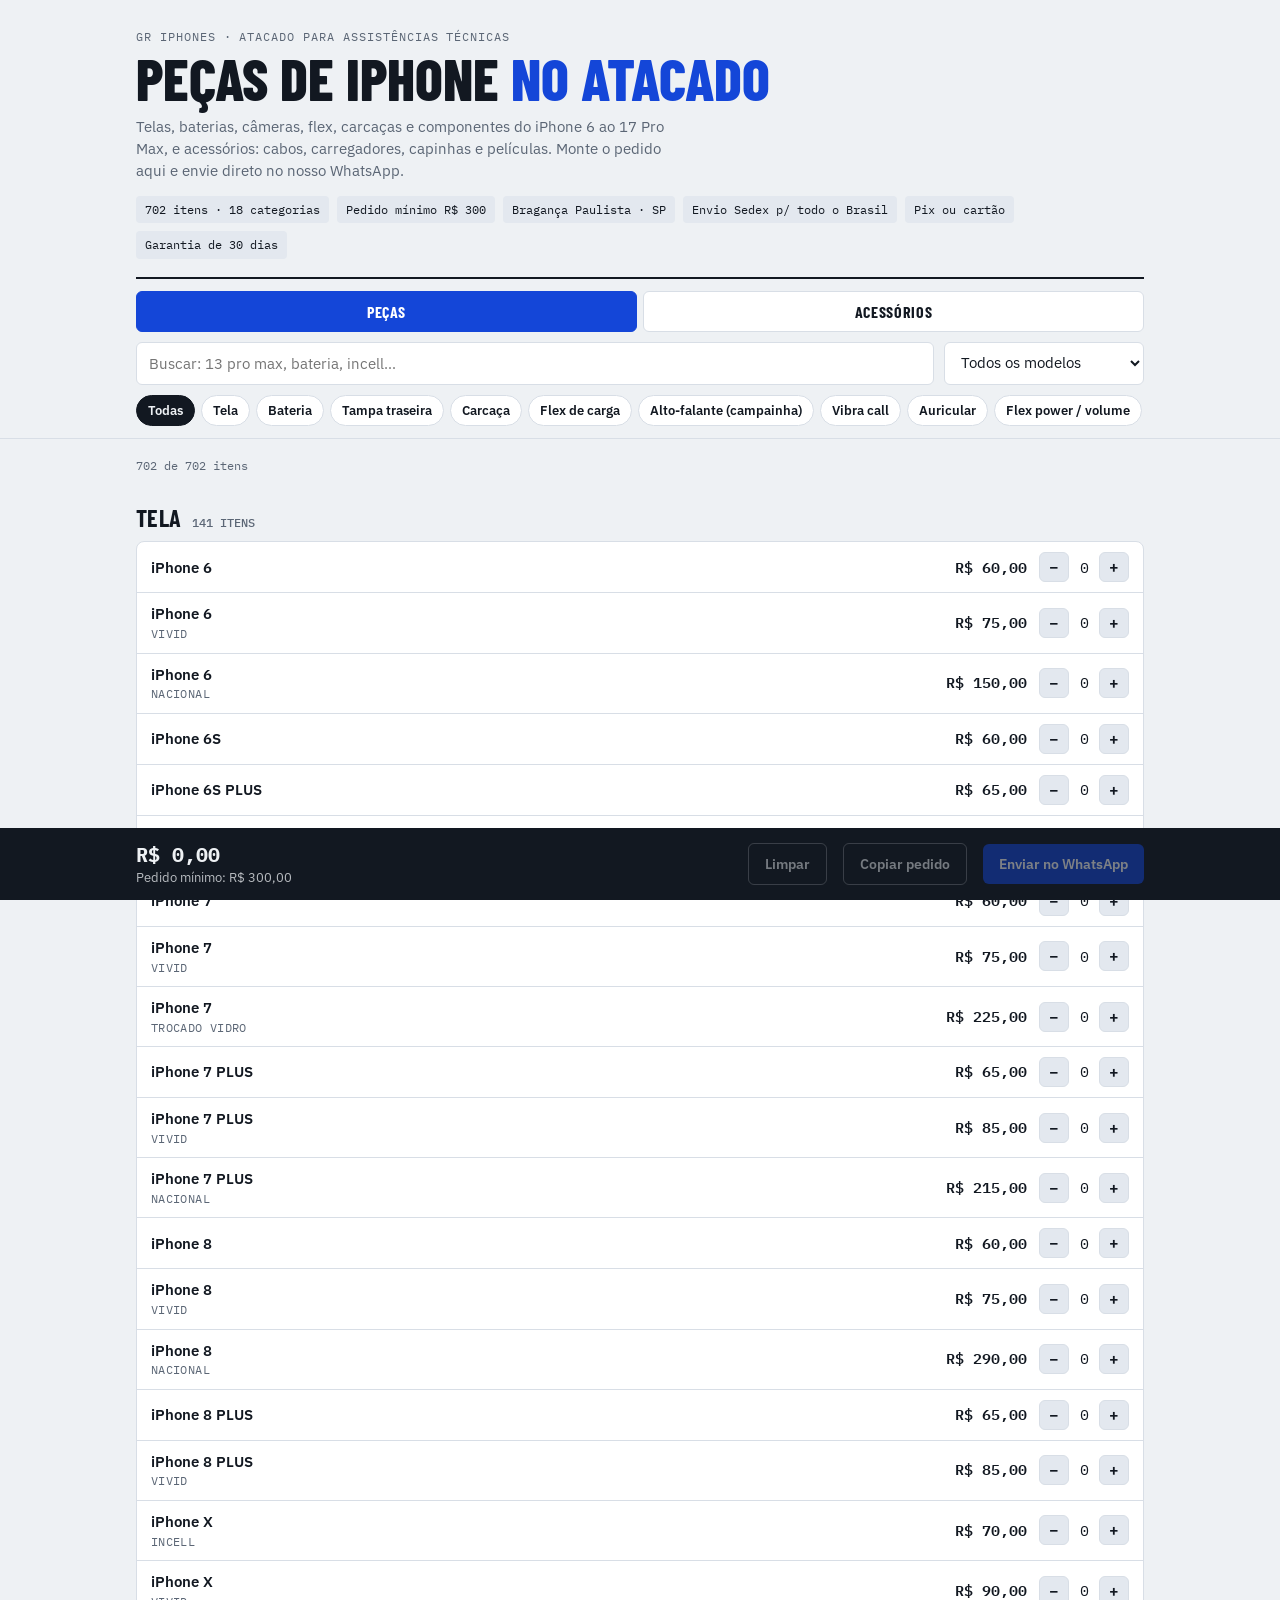
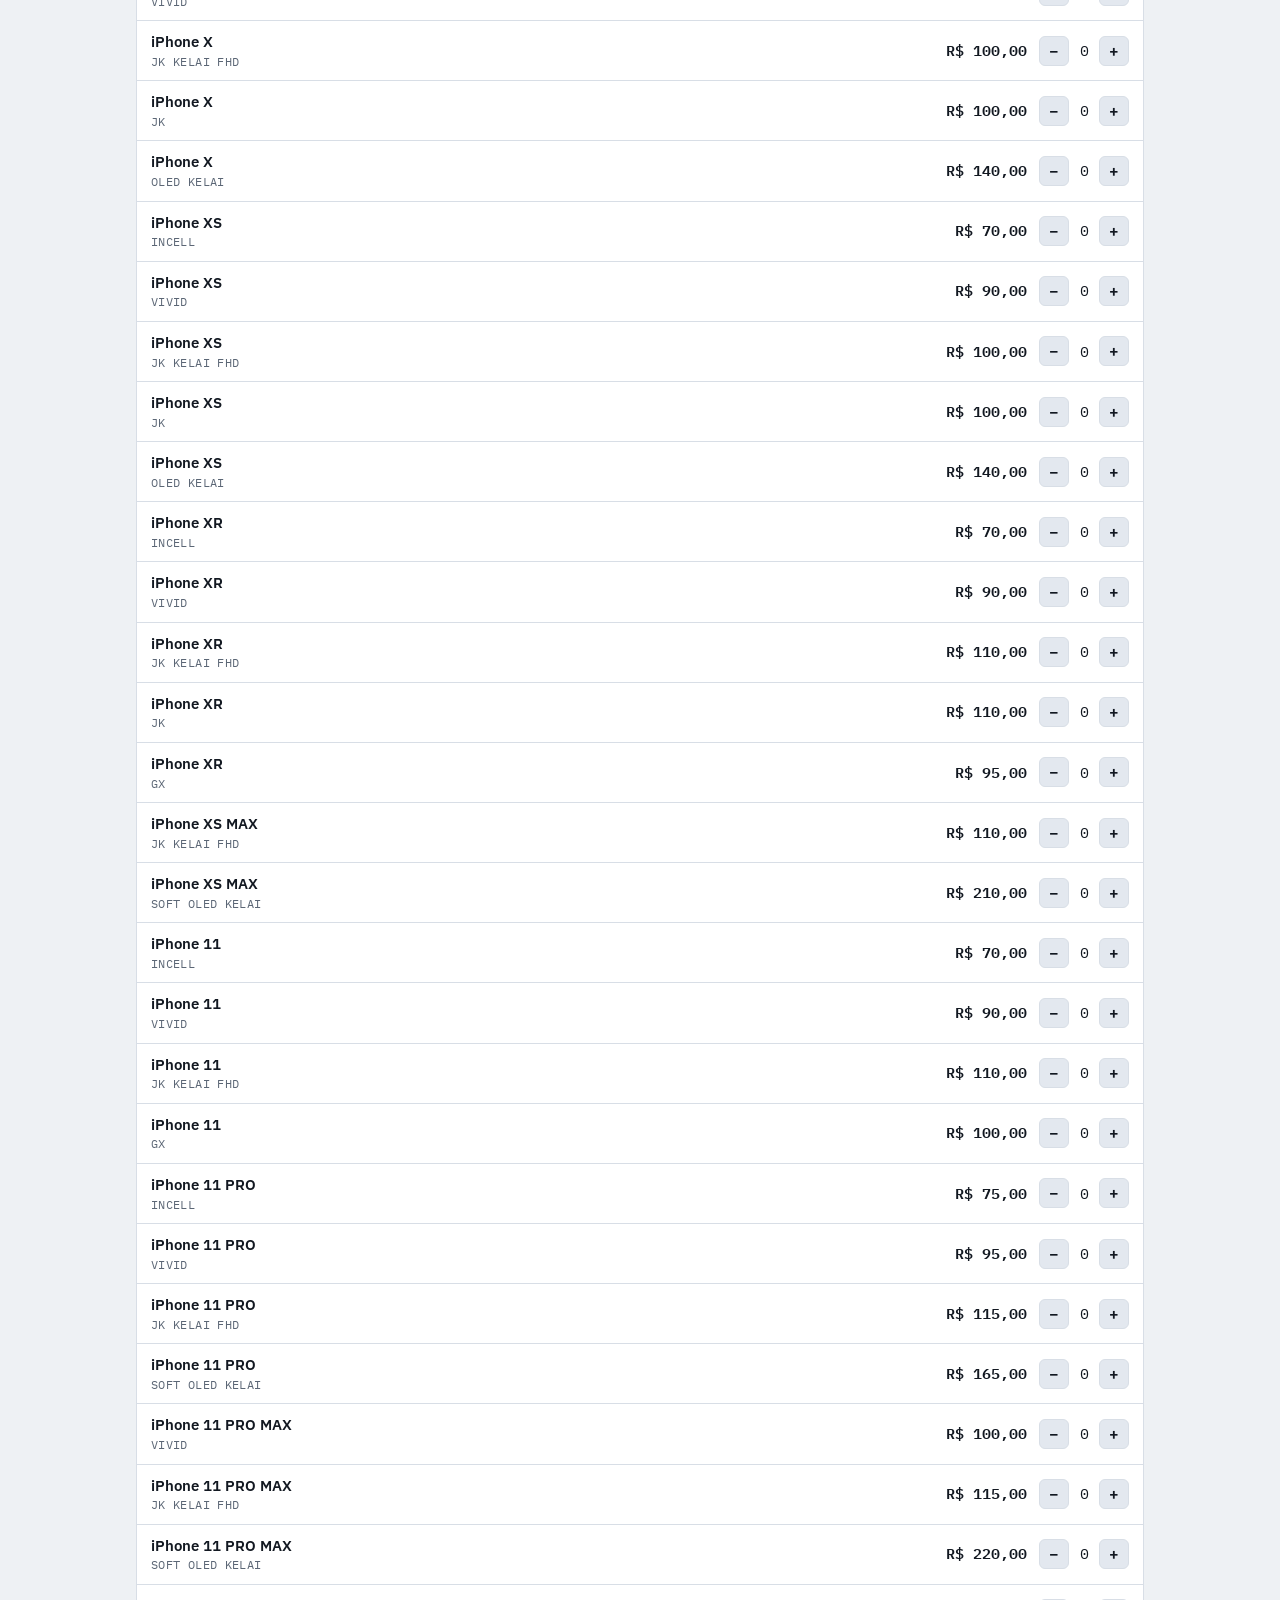
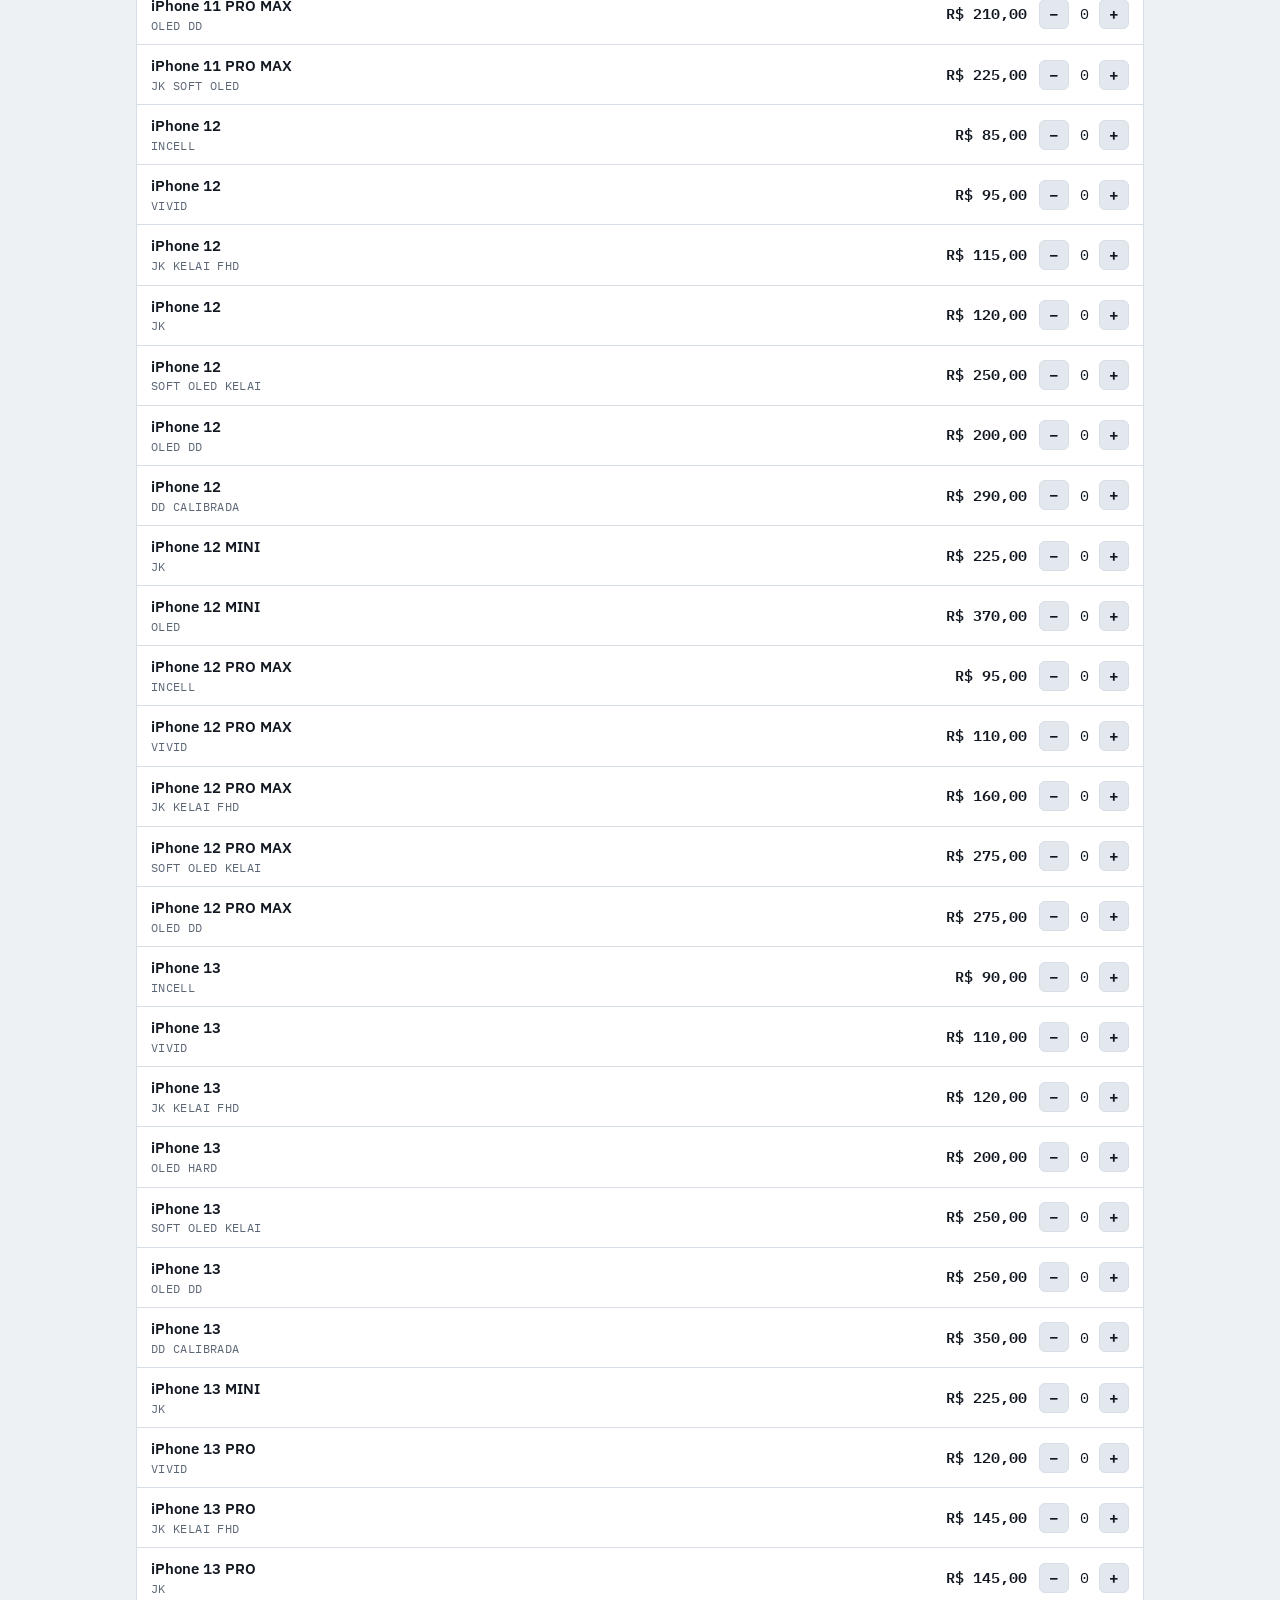
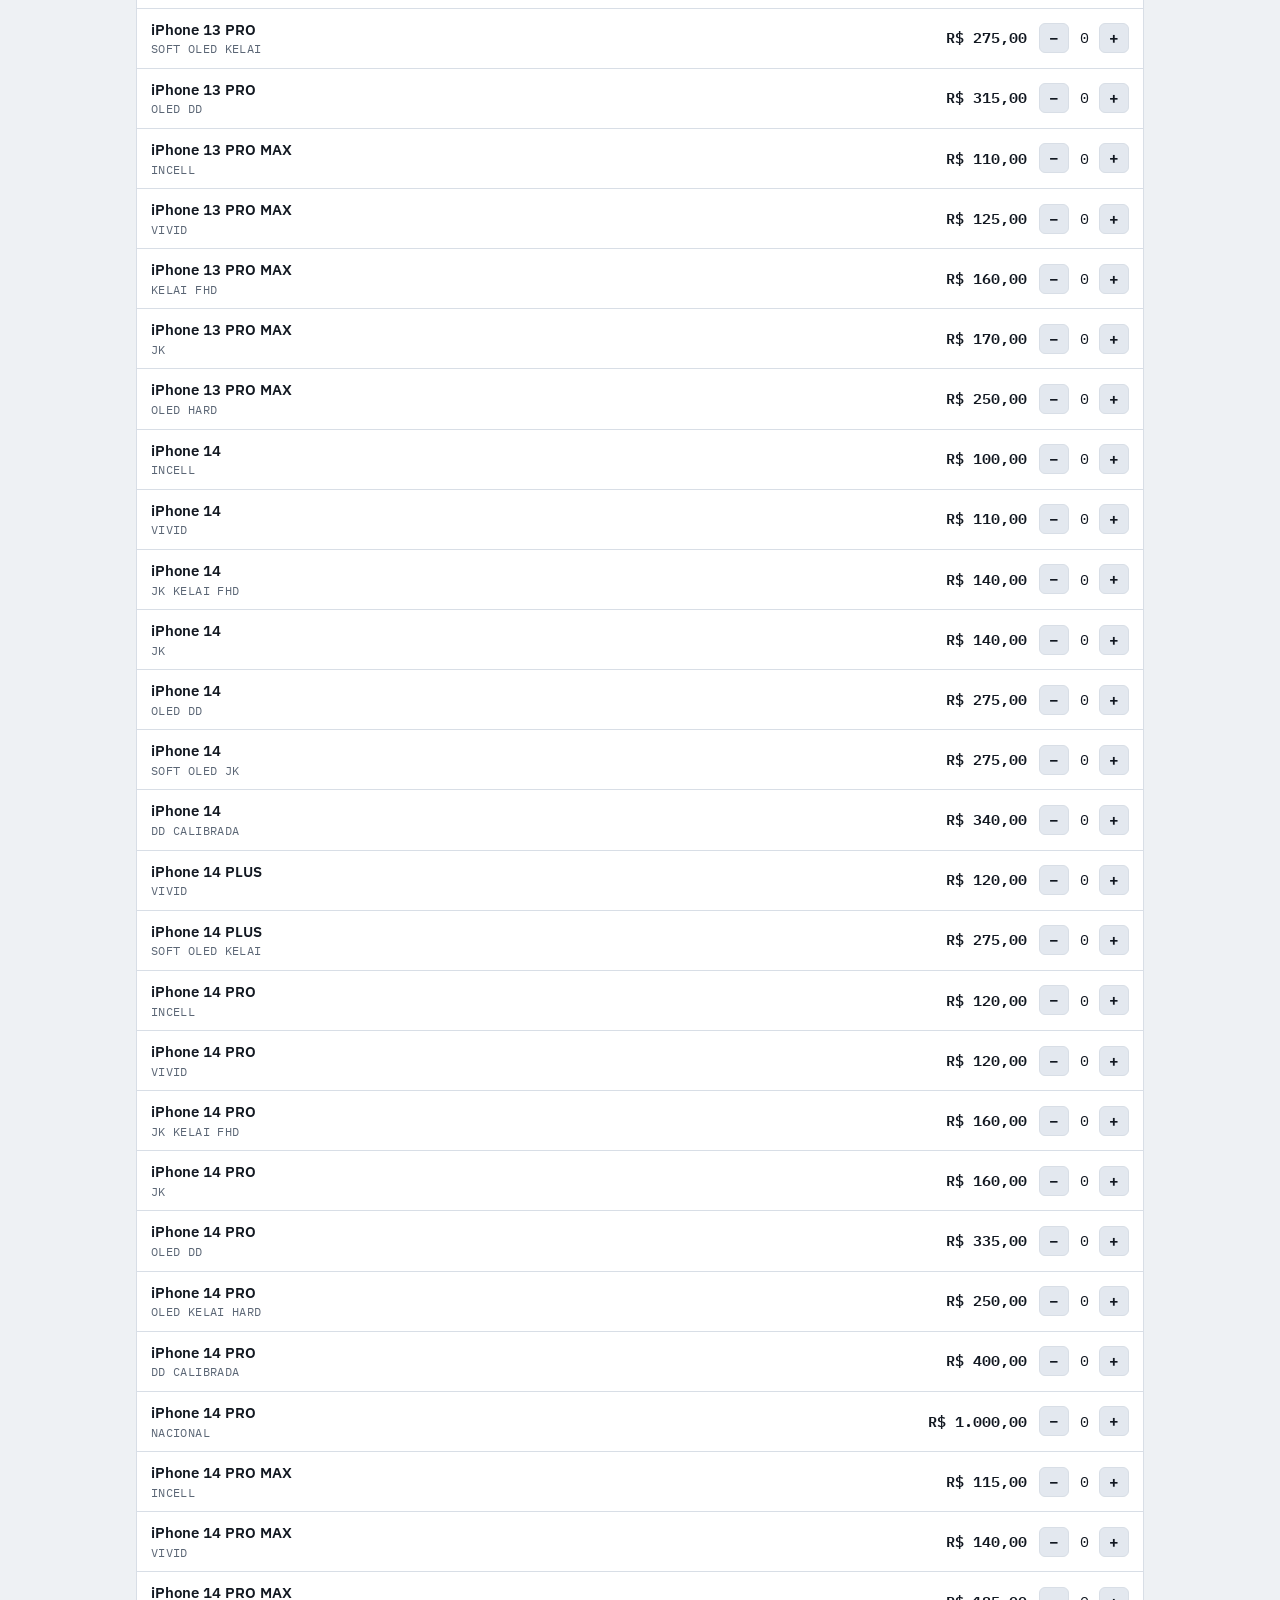
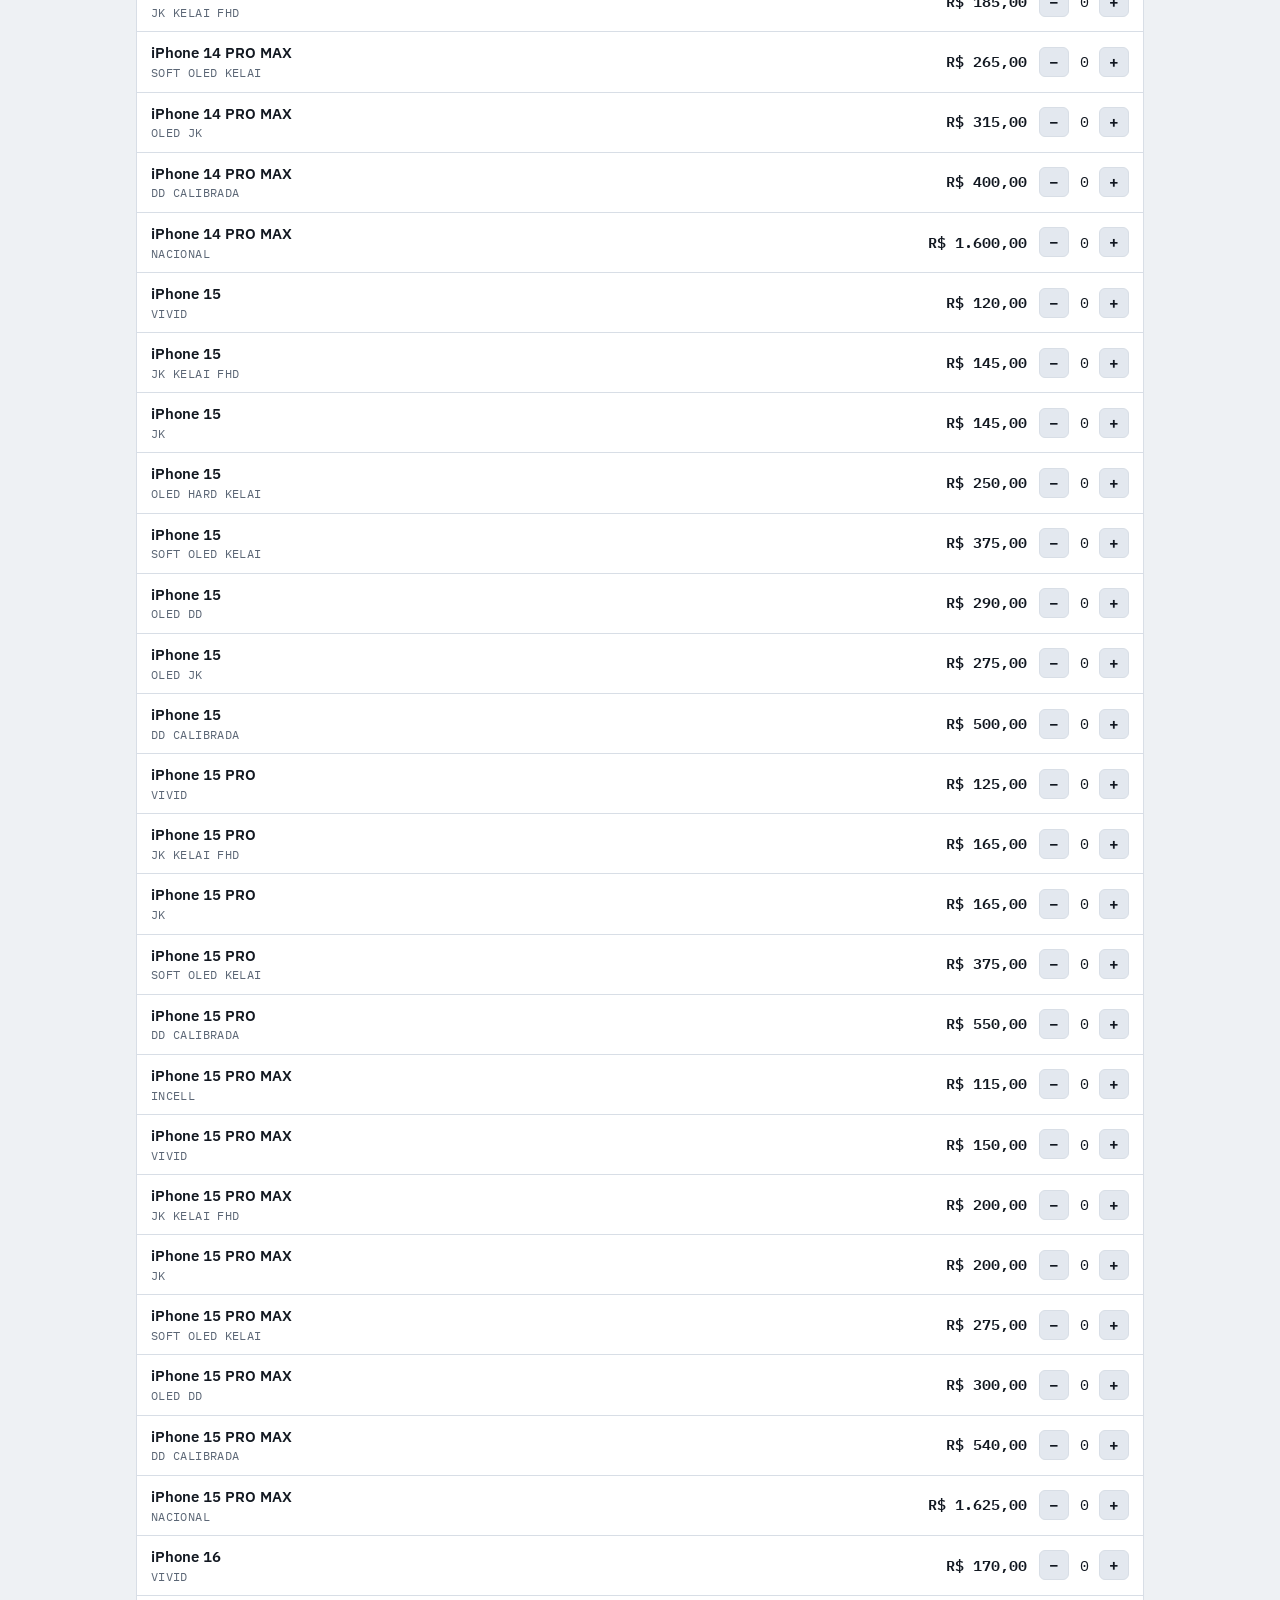
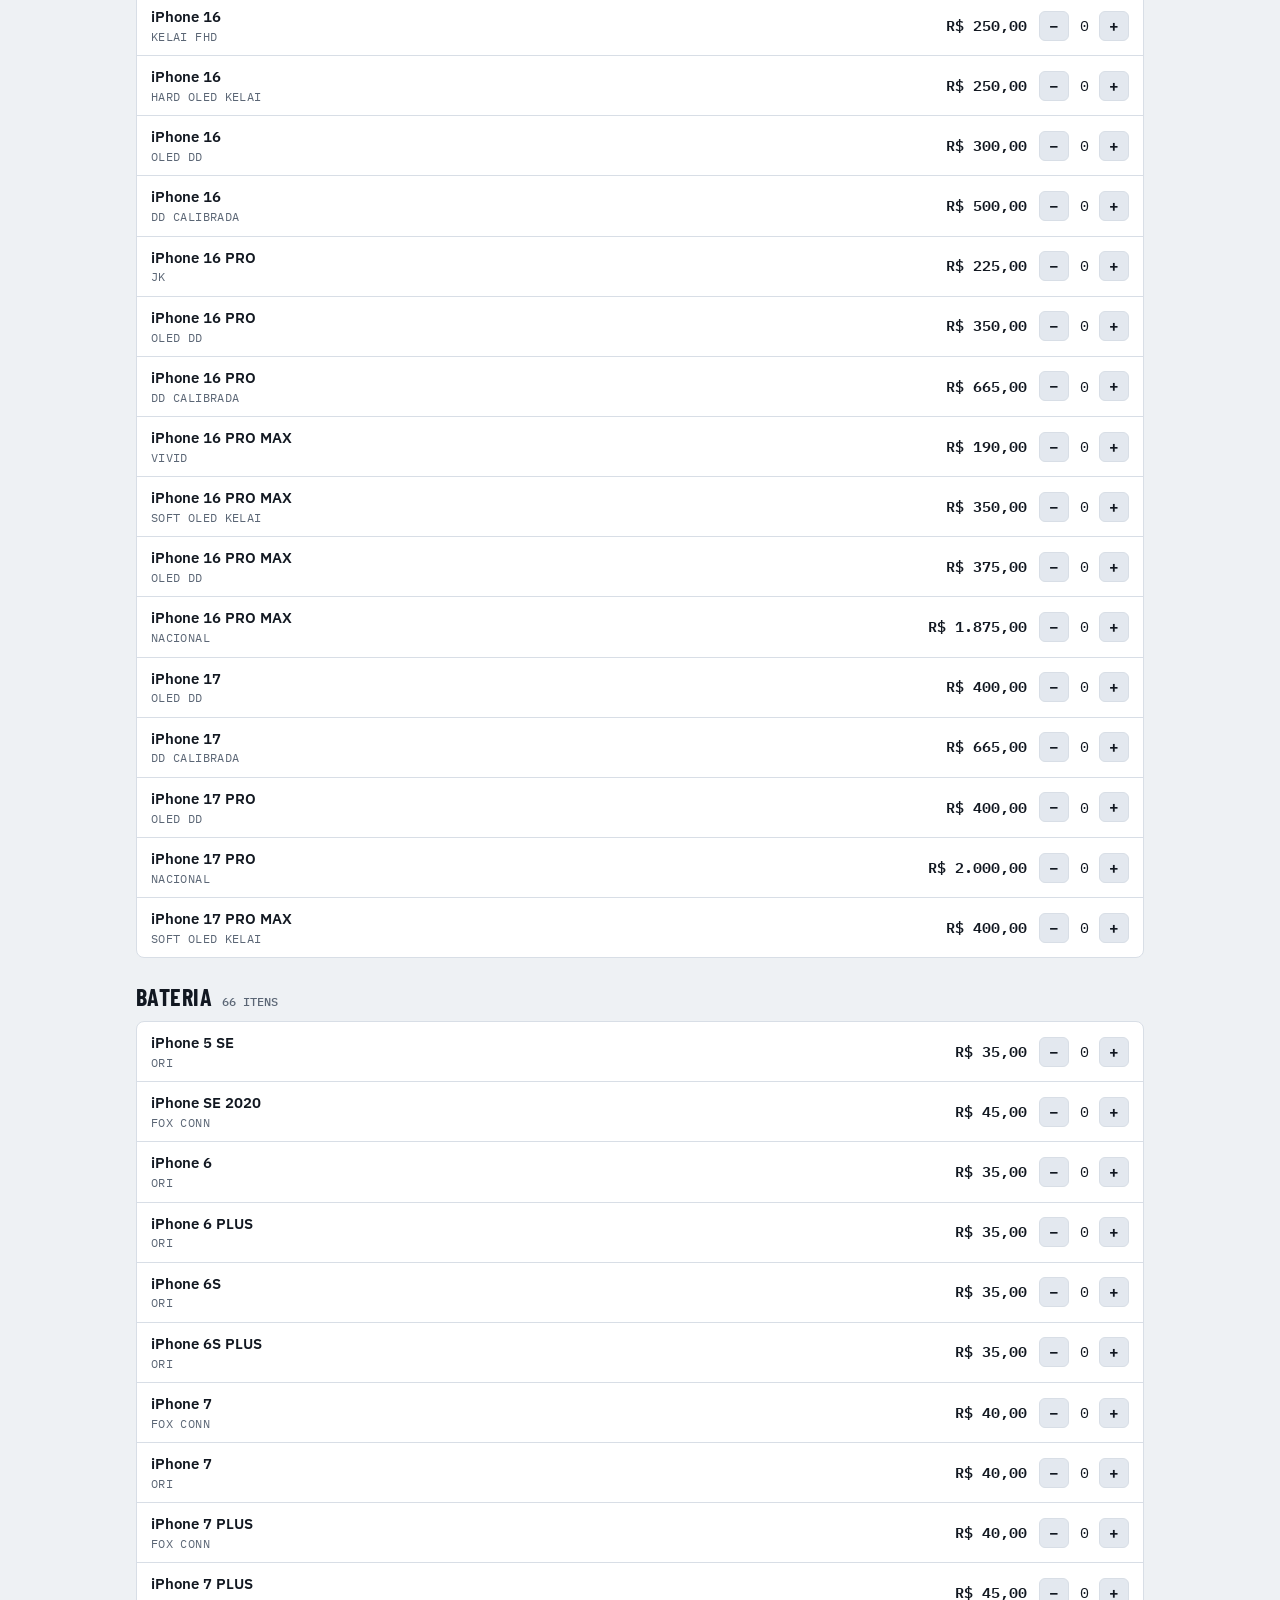
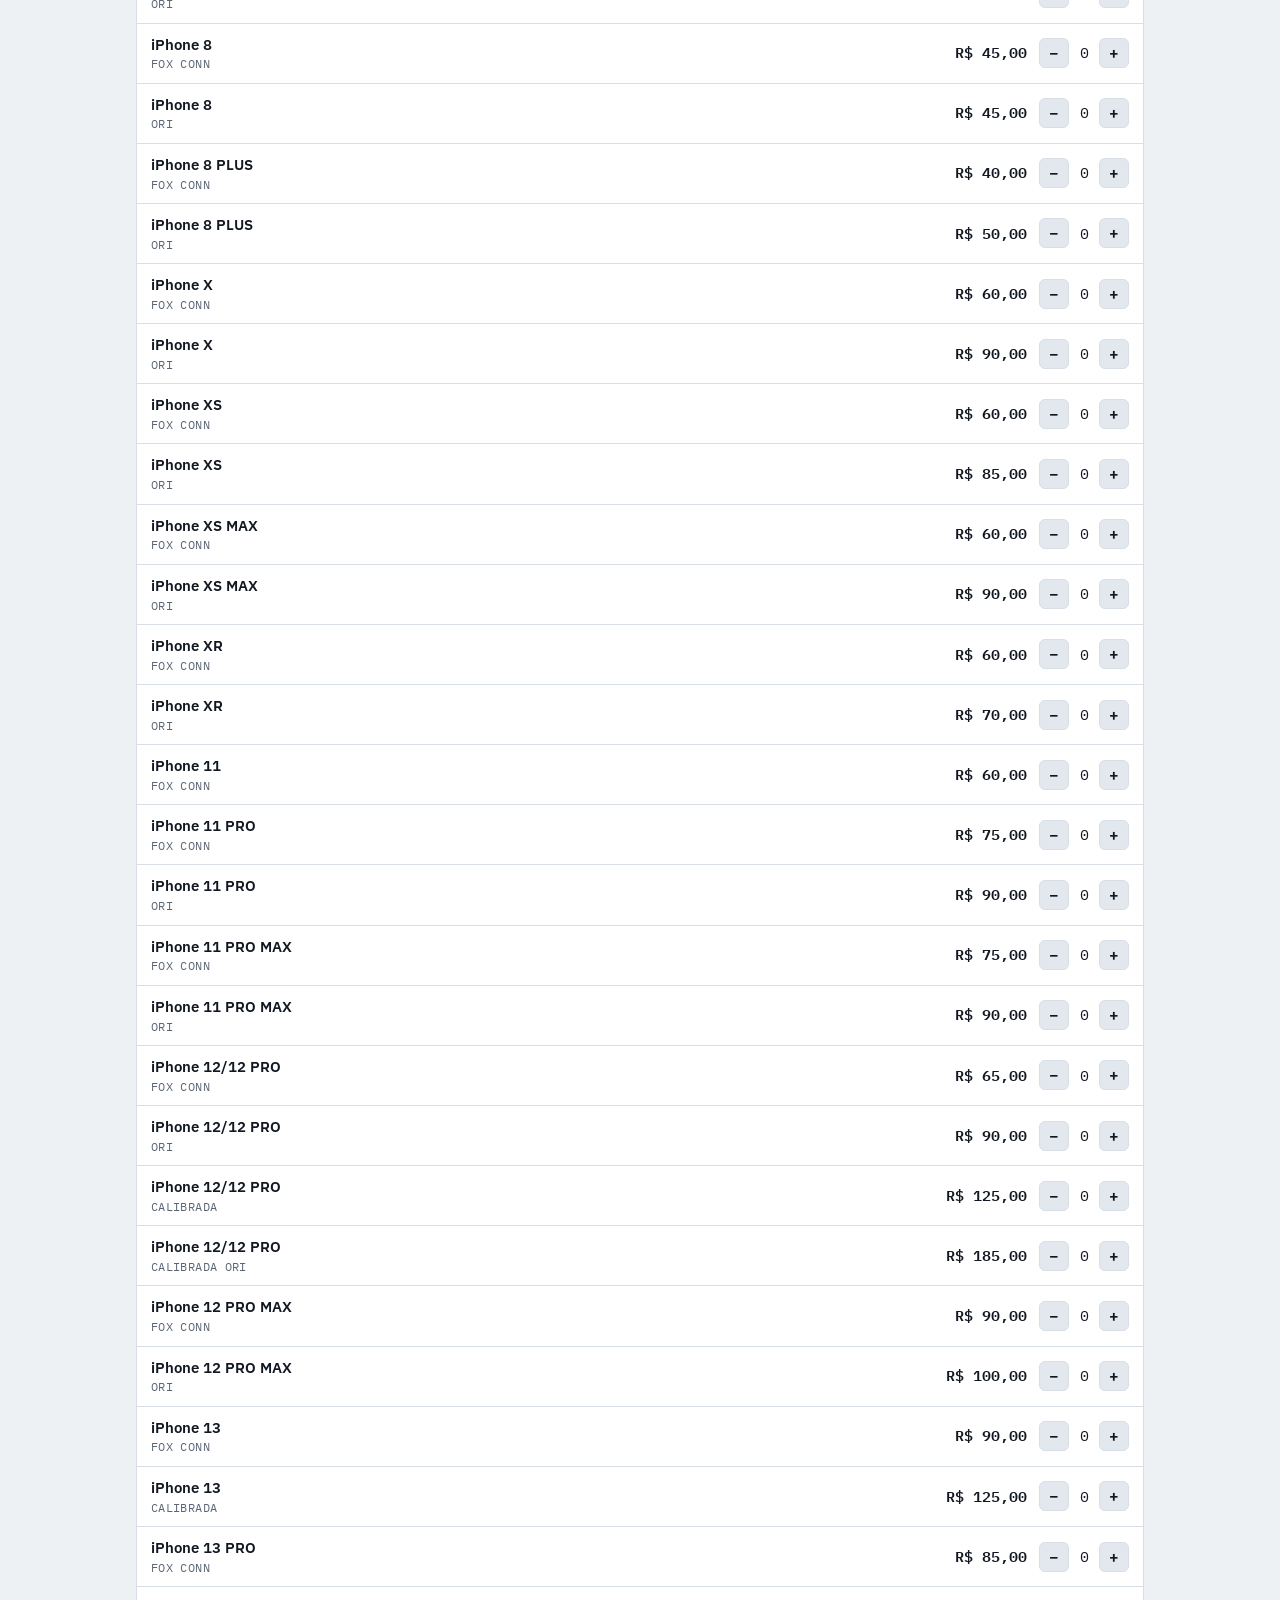
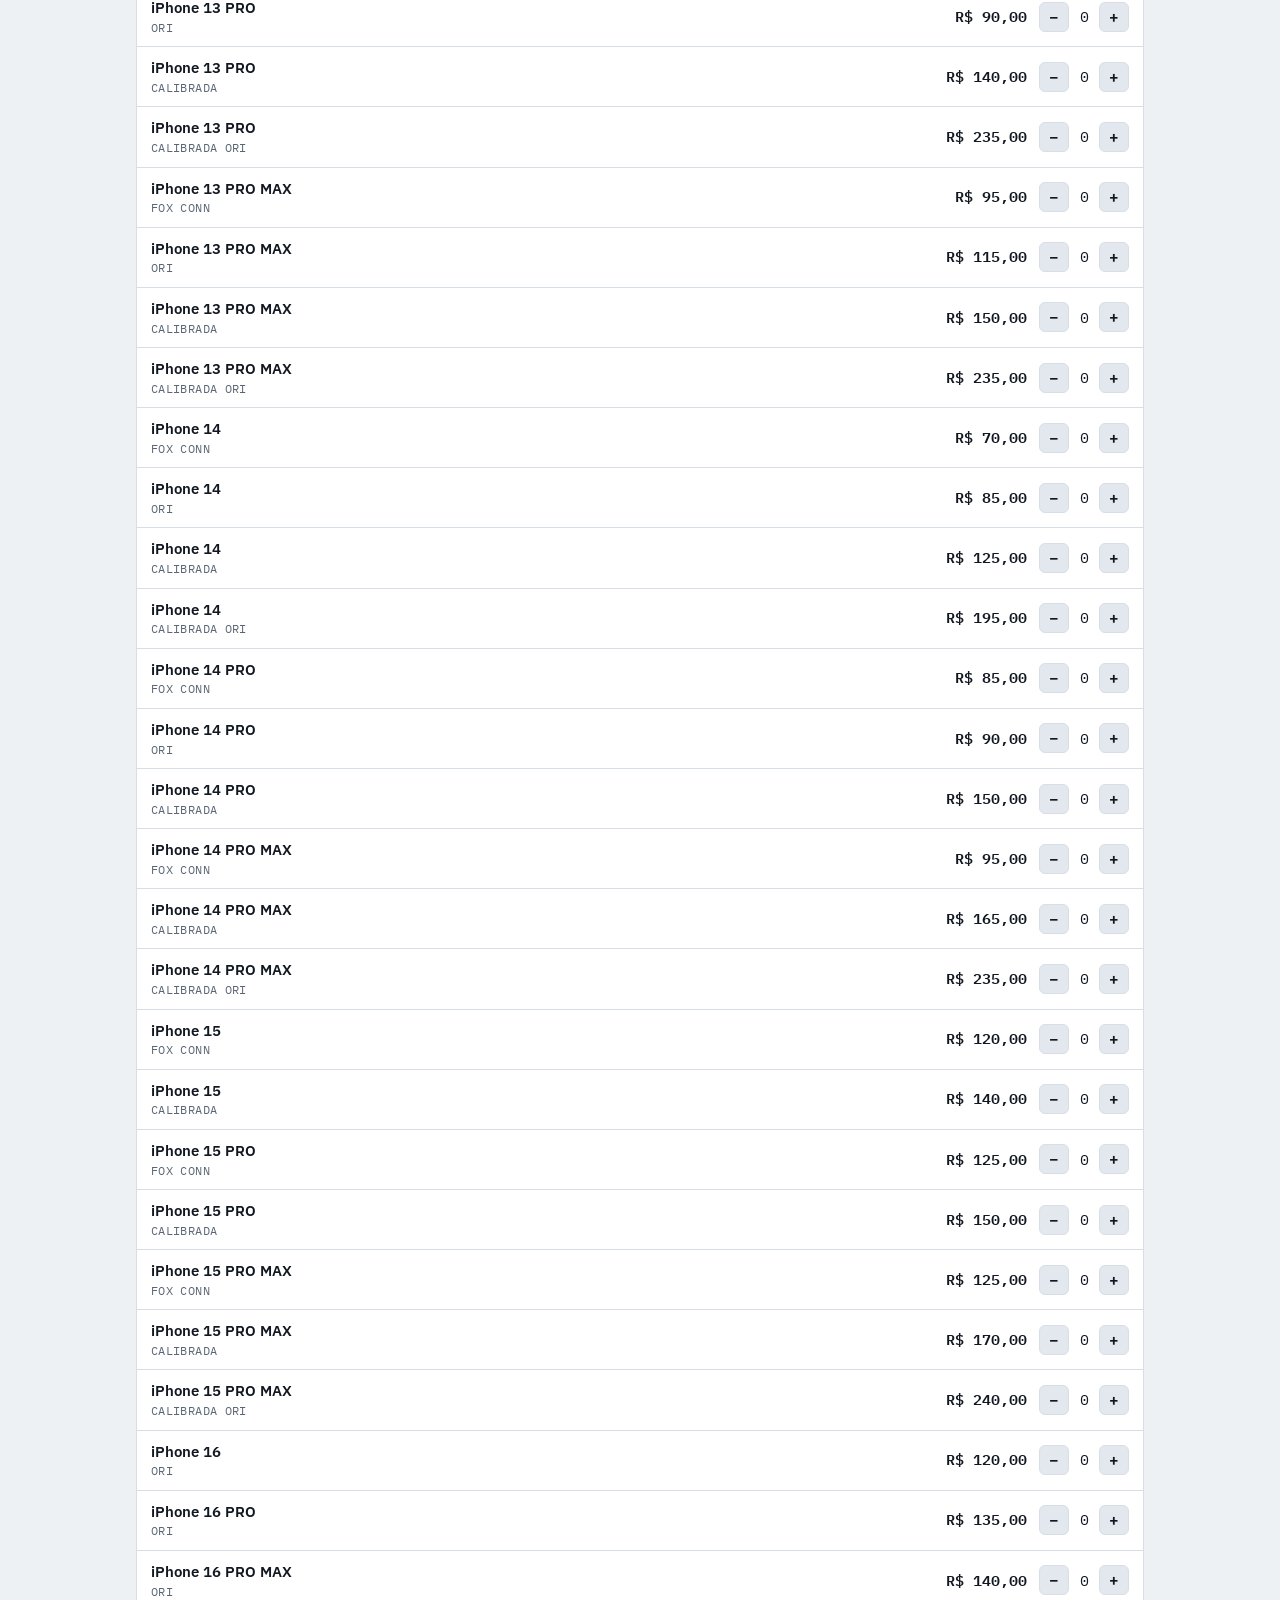
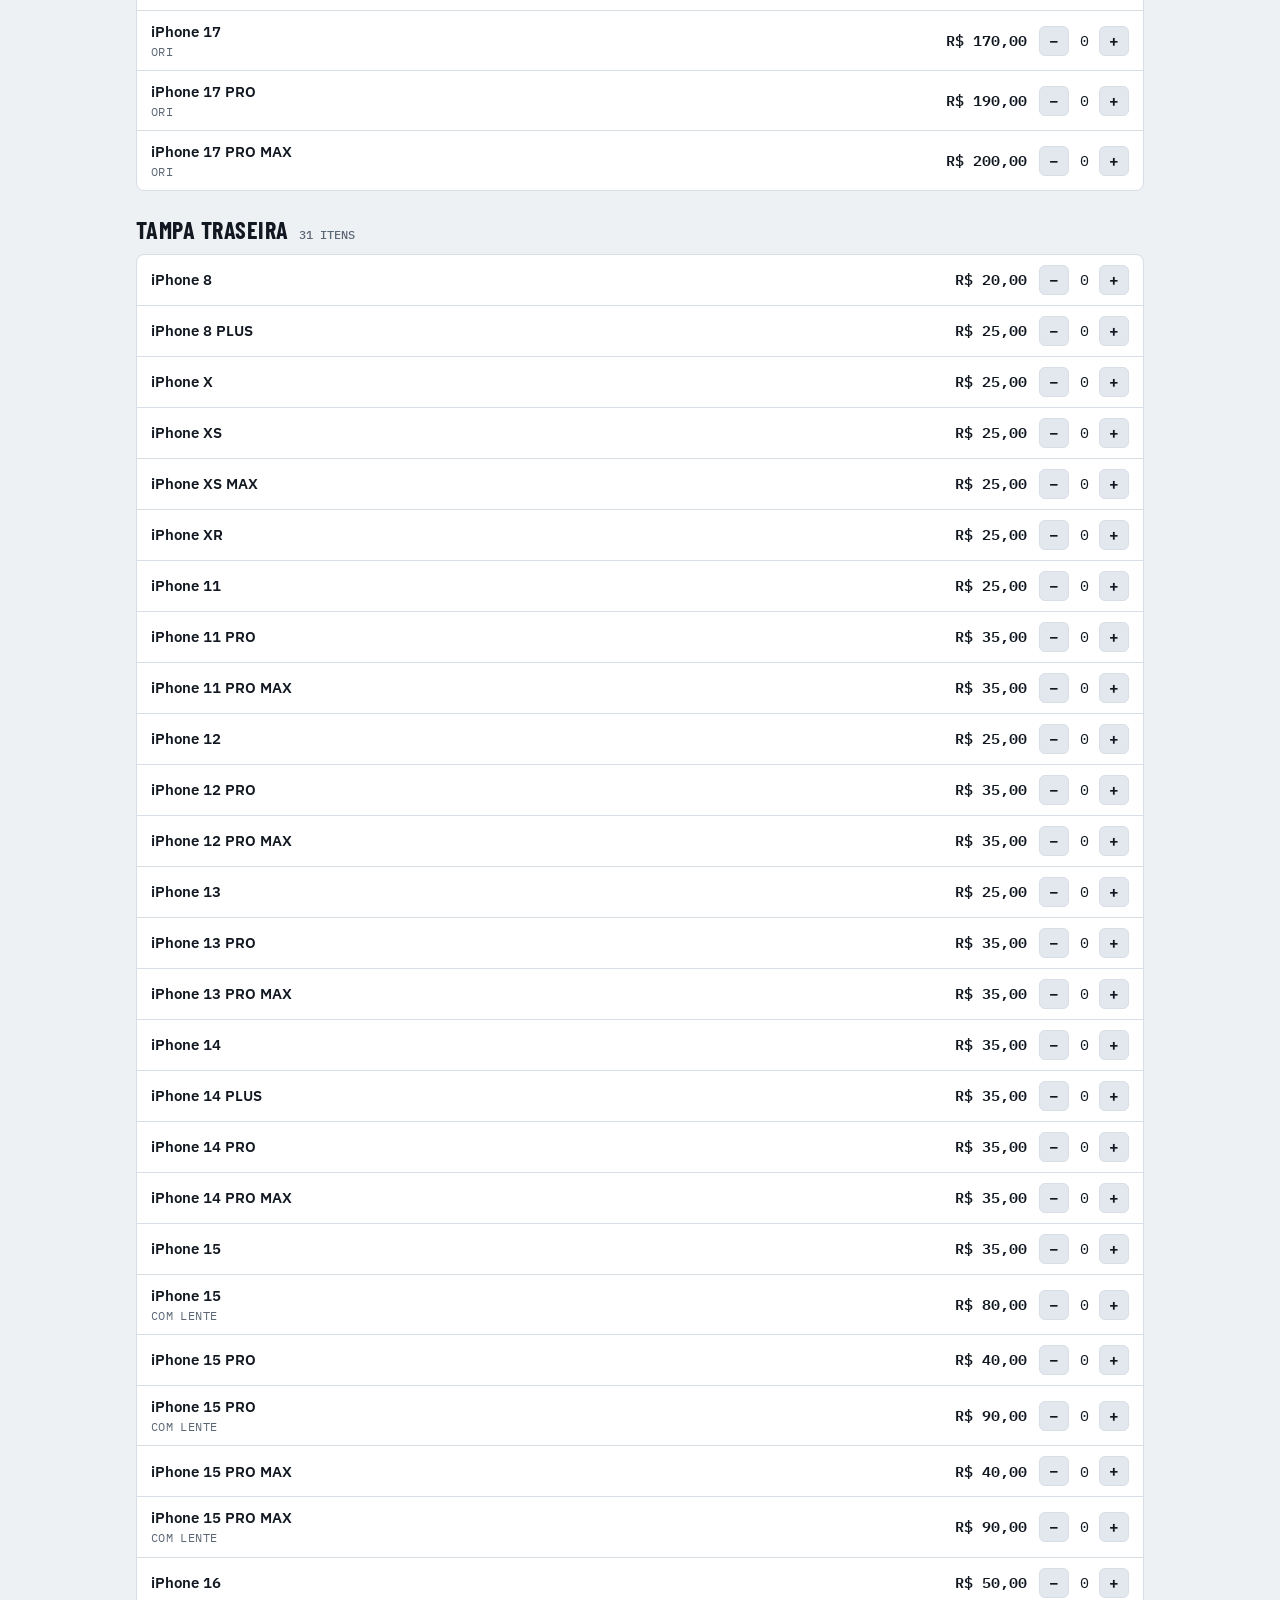
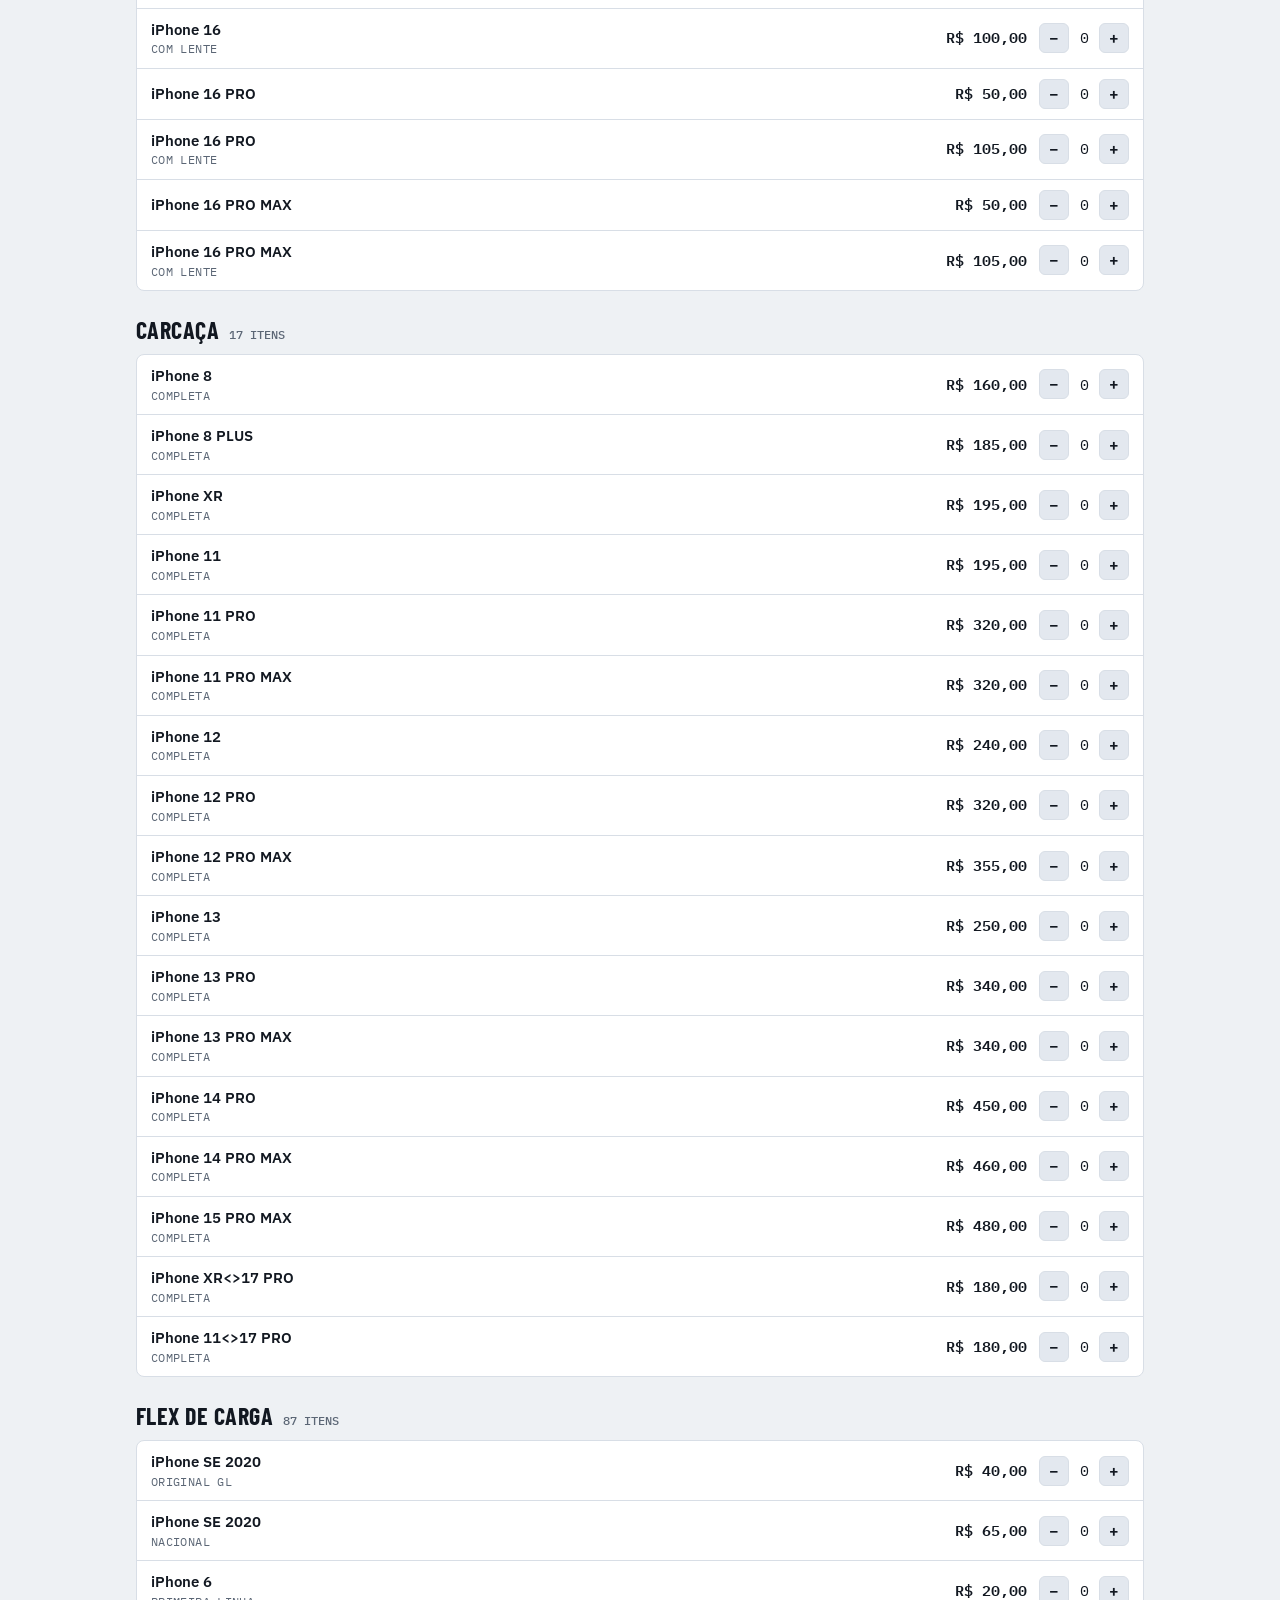
<file: index.html>
<!doctype html>
<html lang="pt-BR"><head><meta charset="utf-8">
<meta name="viewport" content="width=device-width,initial-scale=1">
<title>GR Peças iPhone Atacado</title>
<meta http-equiv="refresh" content="0; url=atacado/">
<link rel="canonical" href="atacado/">
</head><body><a href="atacado/">Abrir catálogo de peças no atacado</a></body></html>
</file>
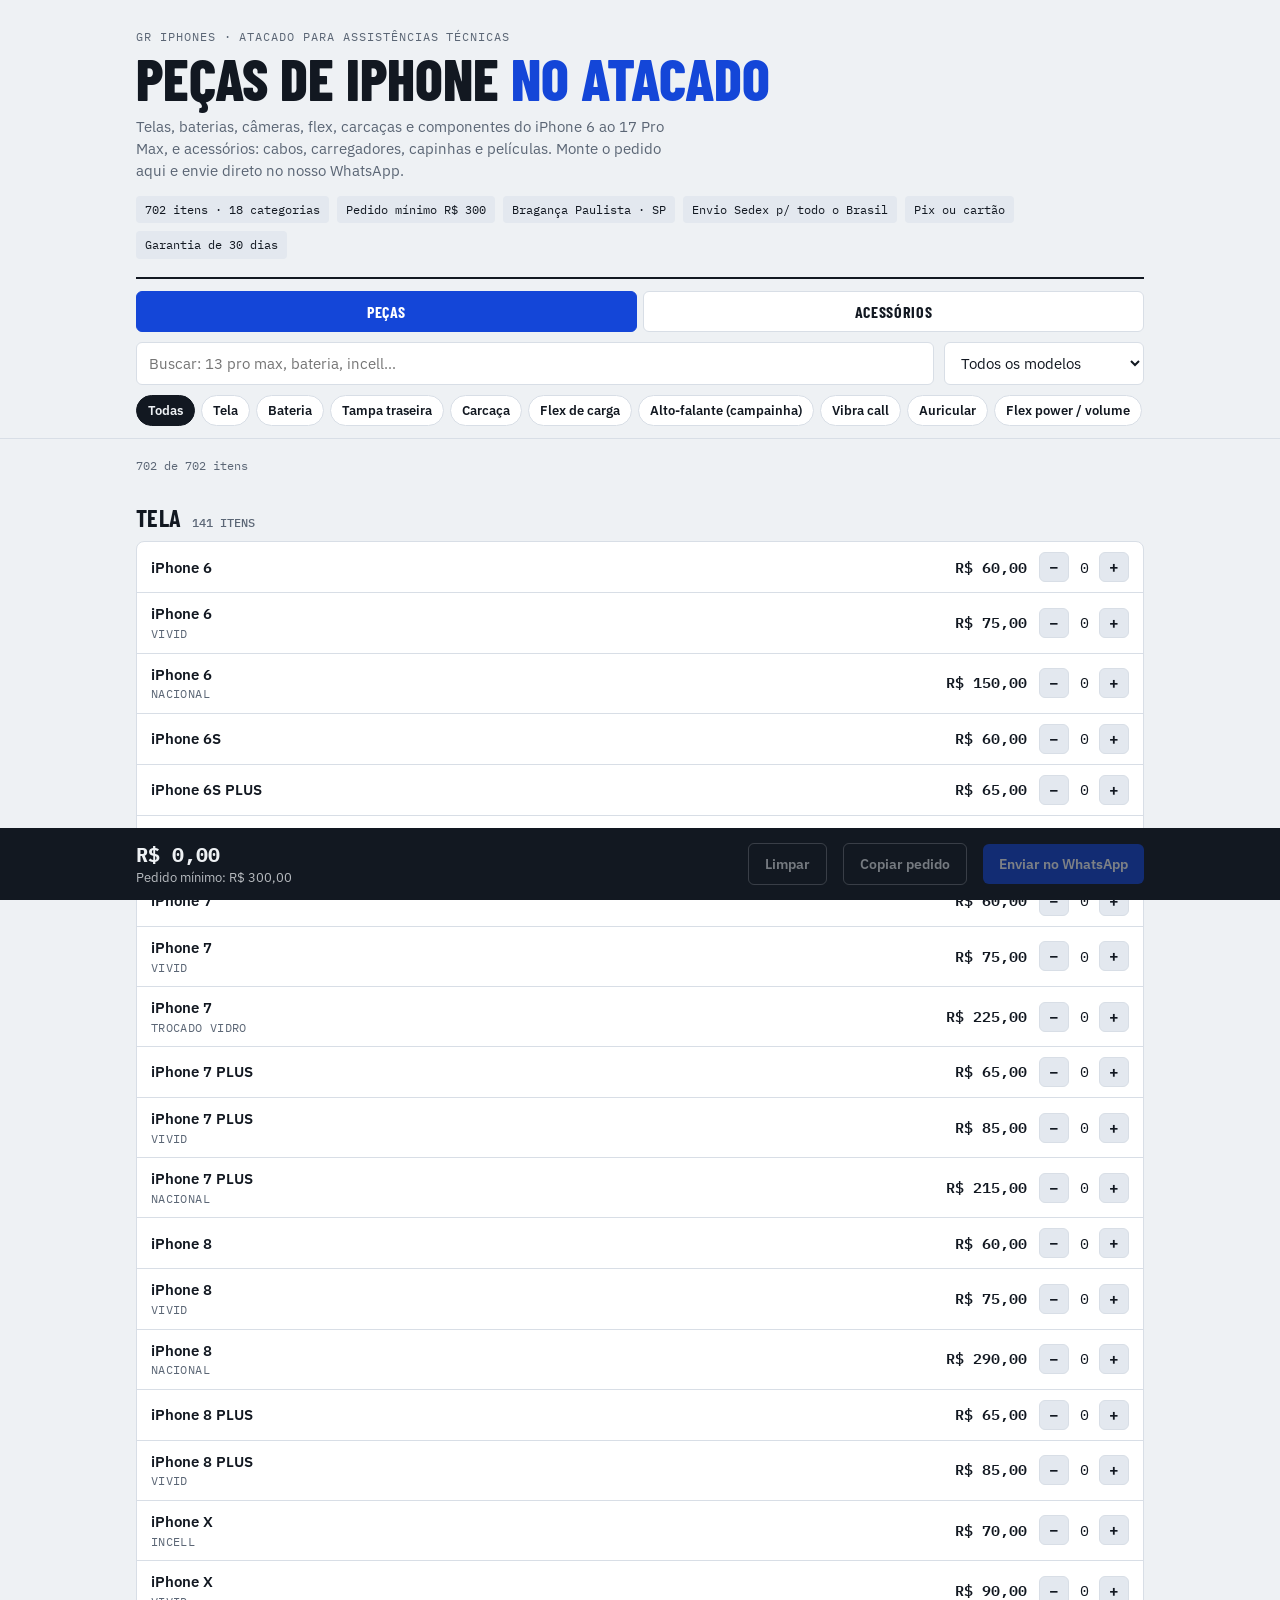
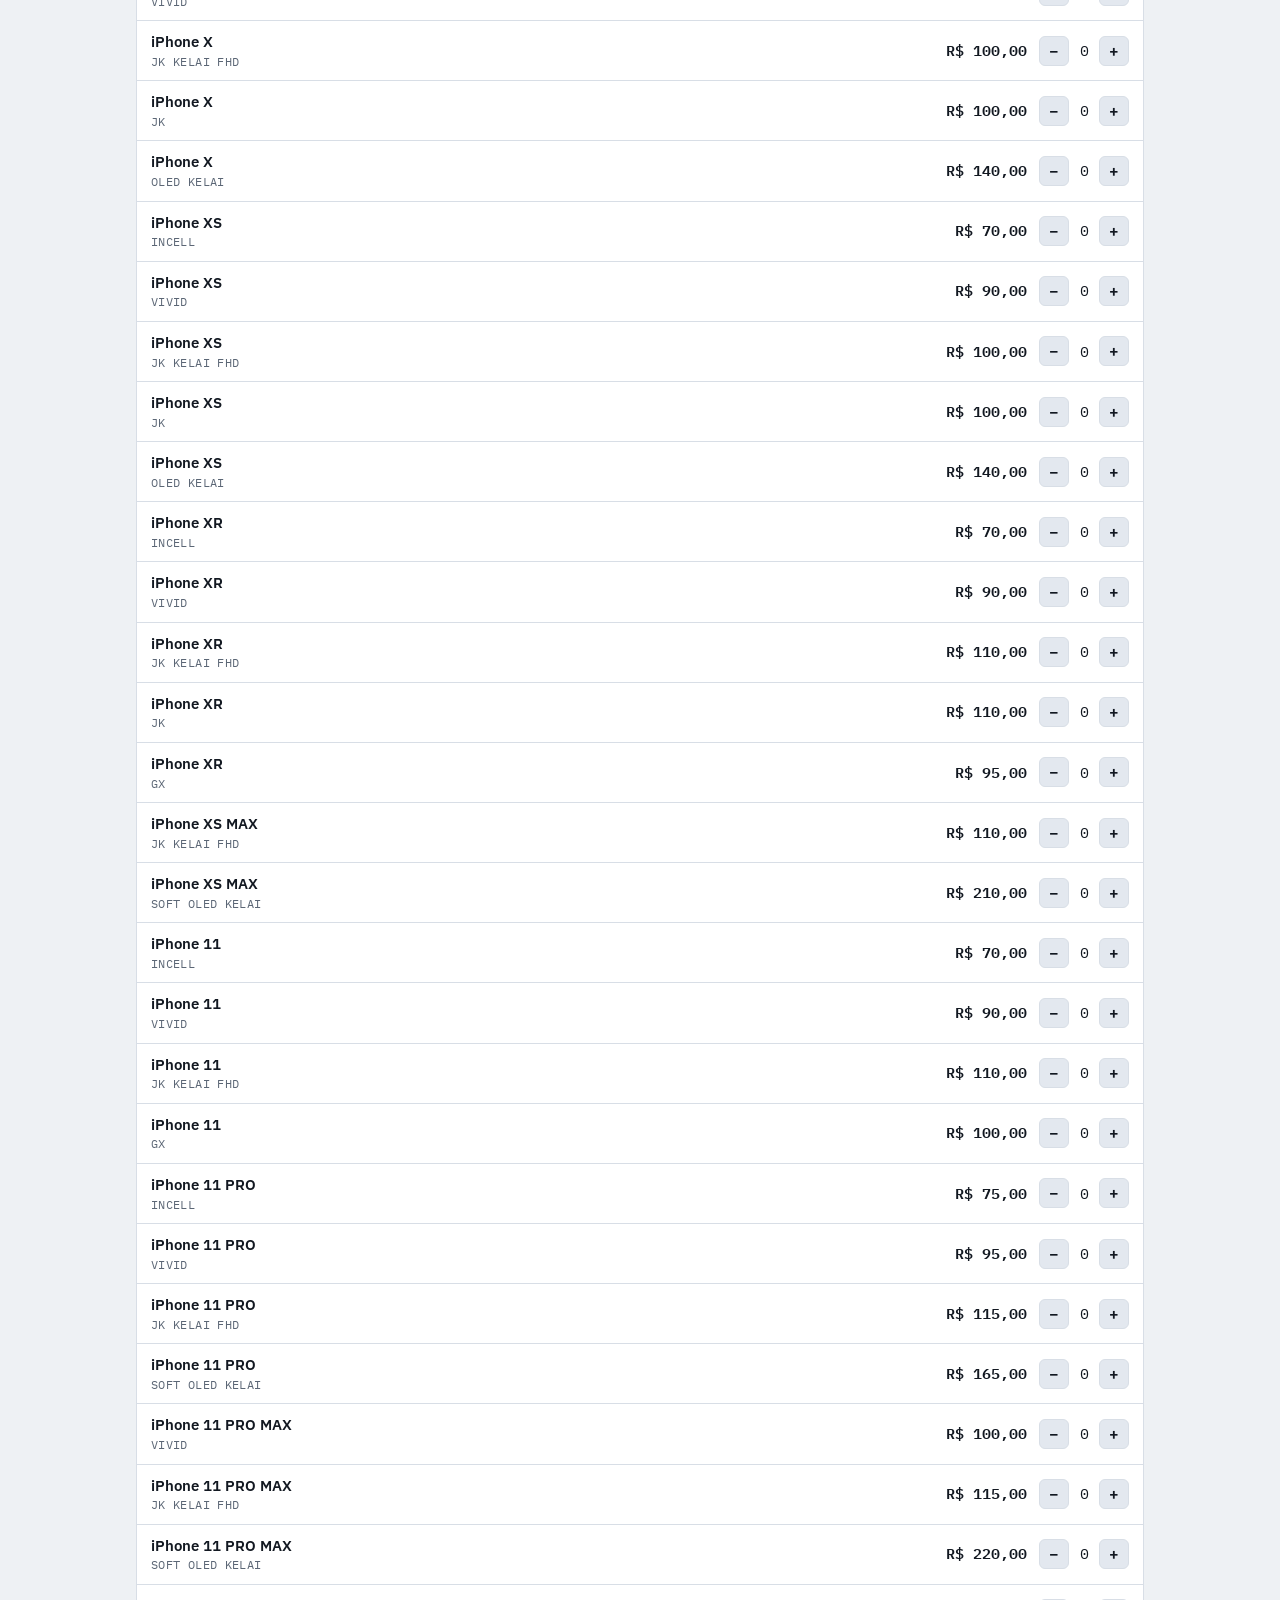
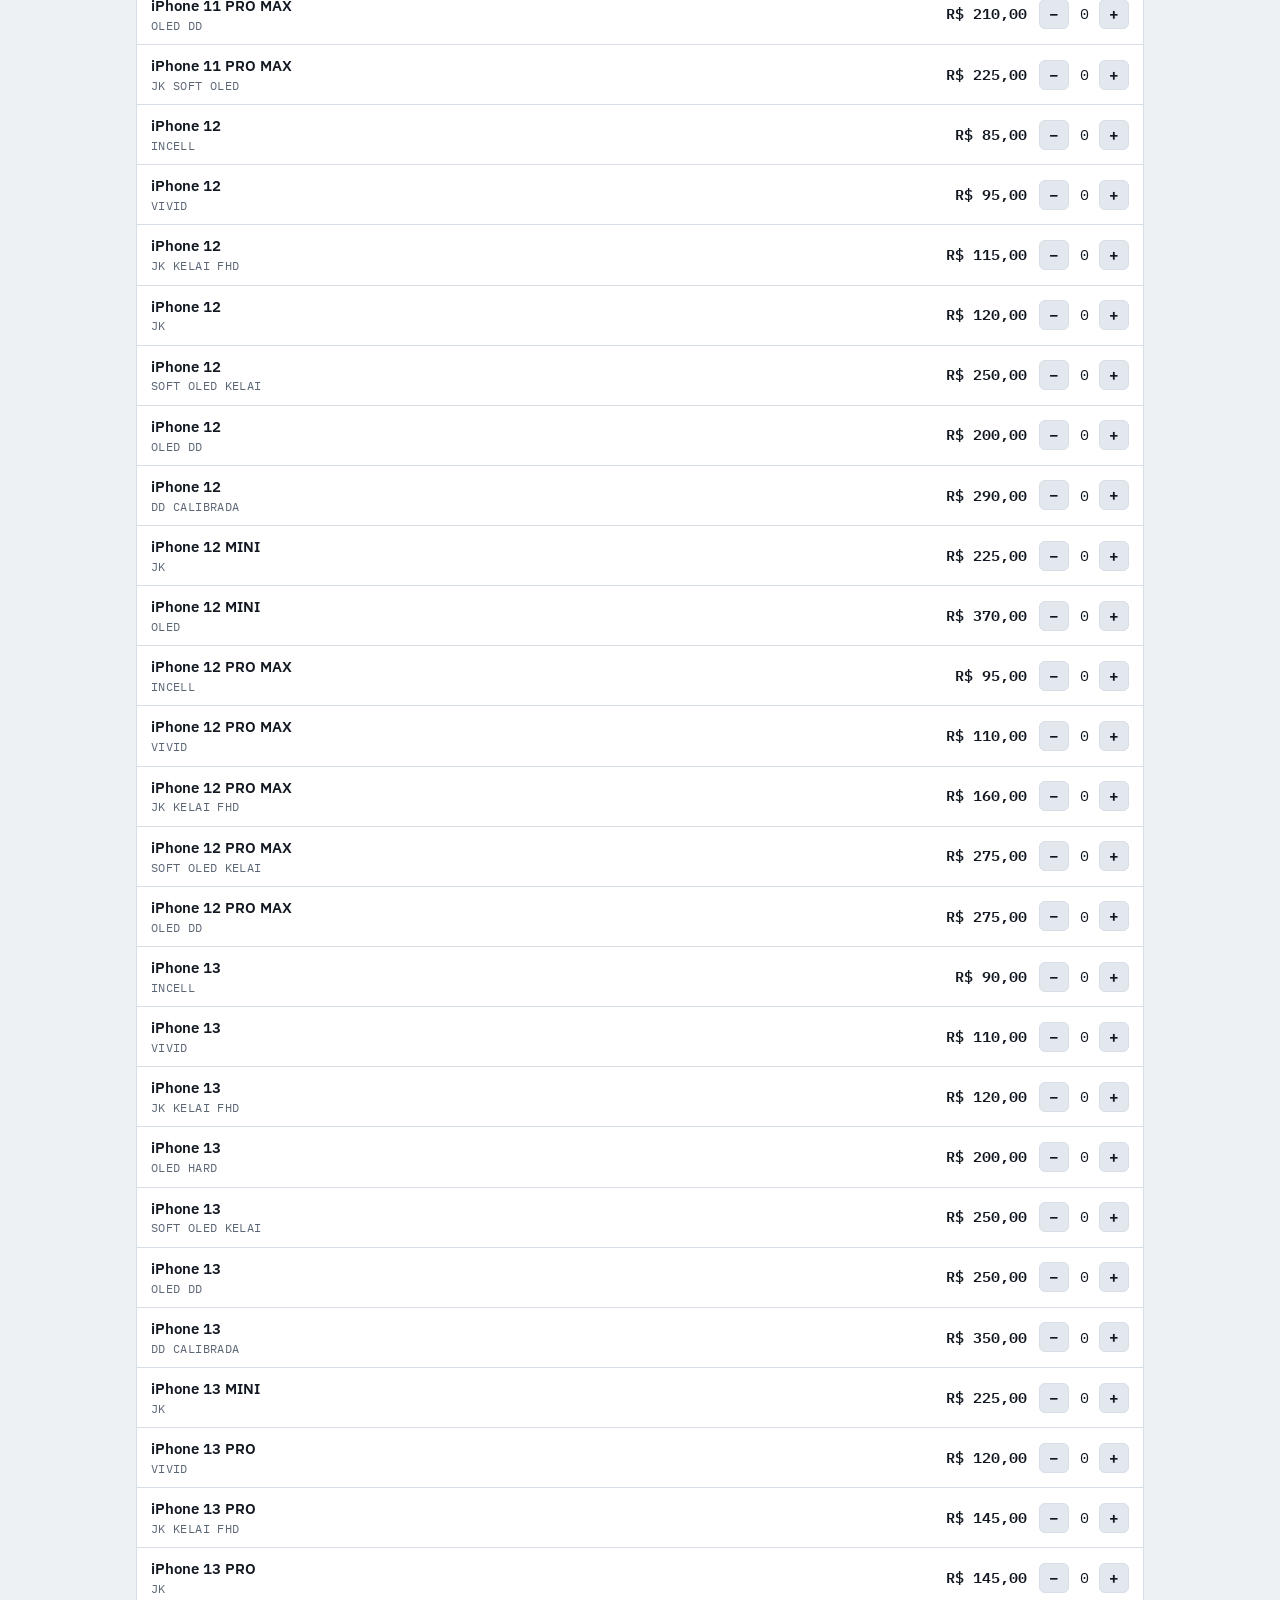
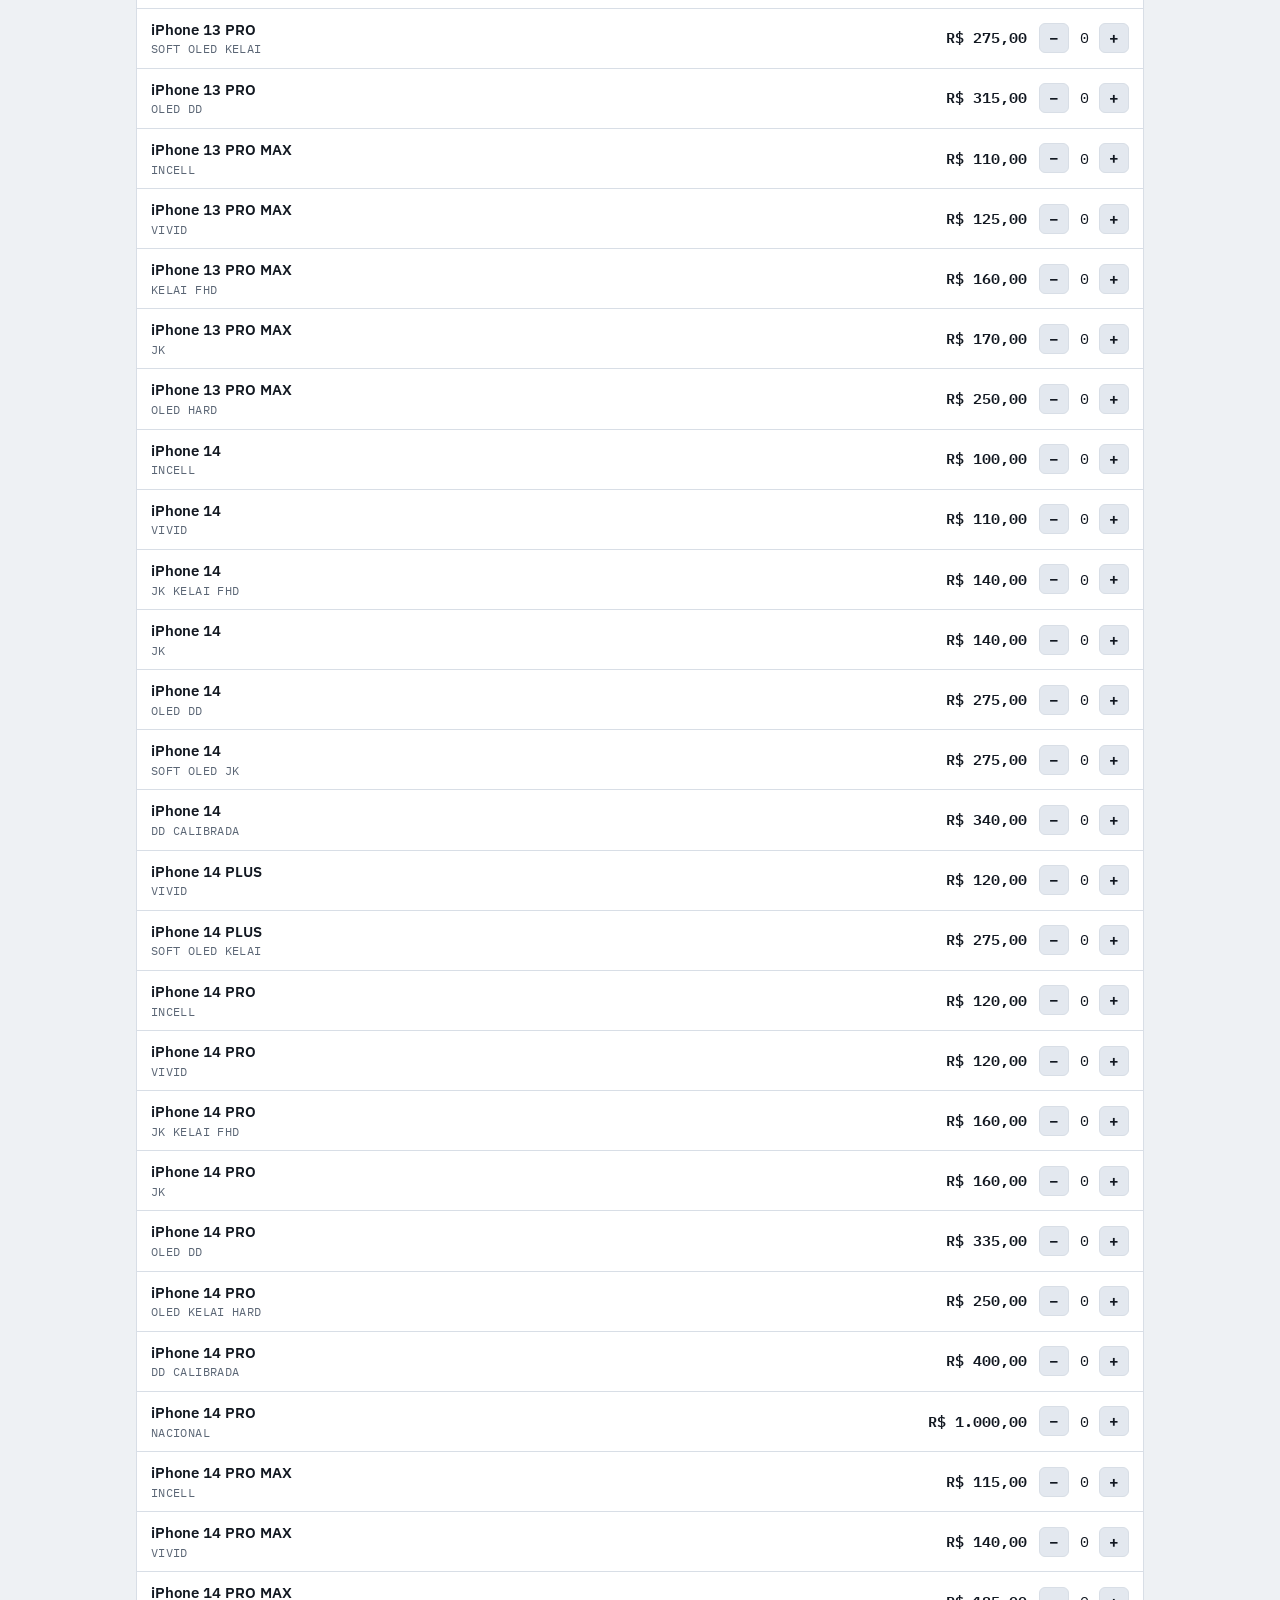
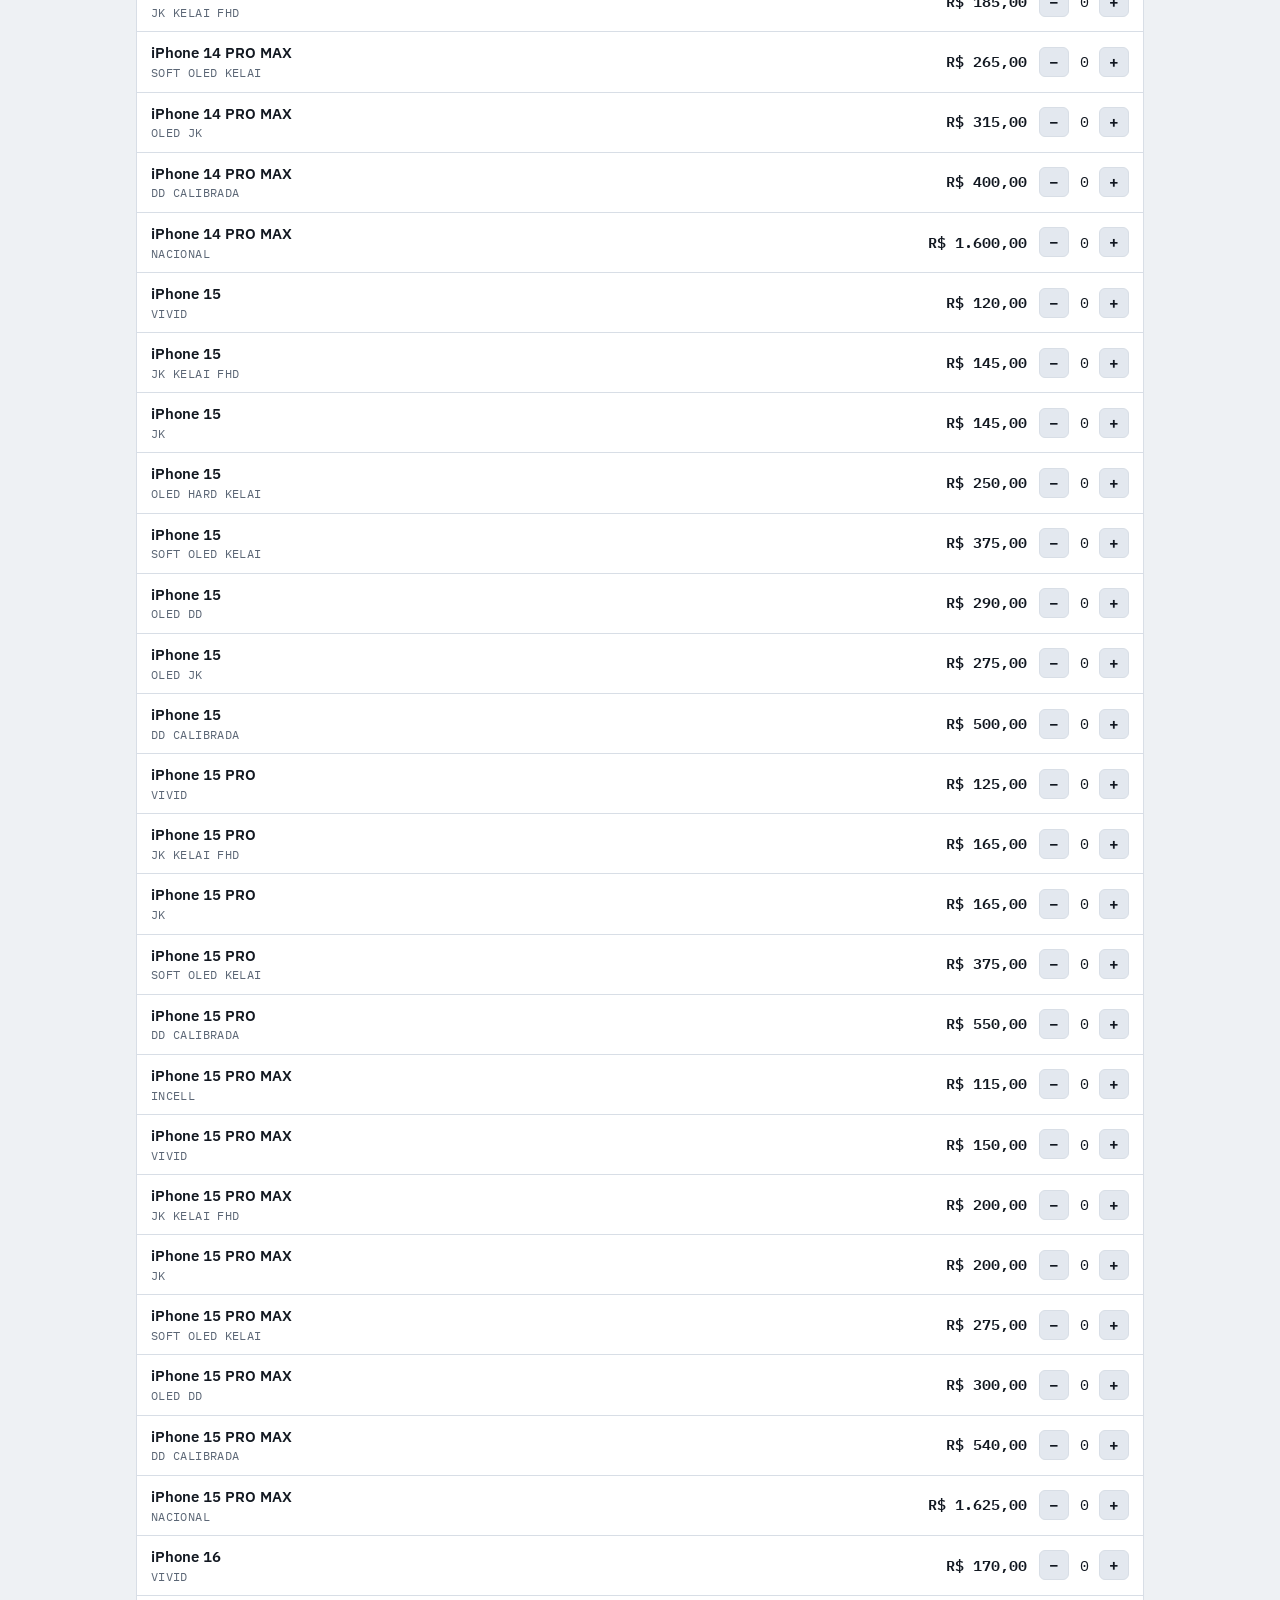
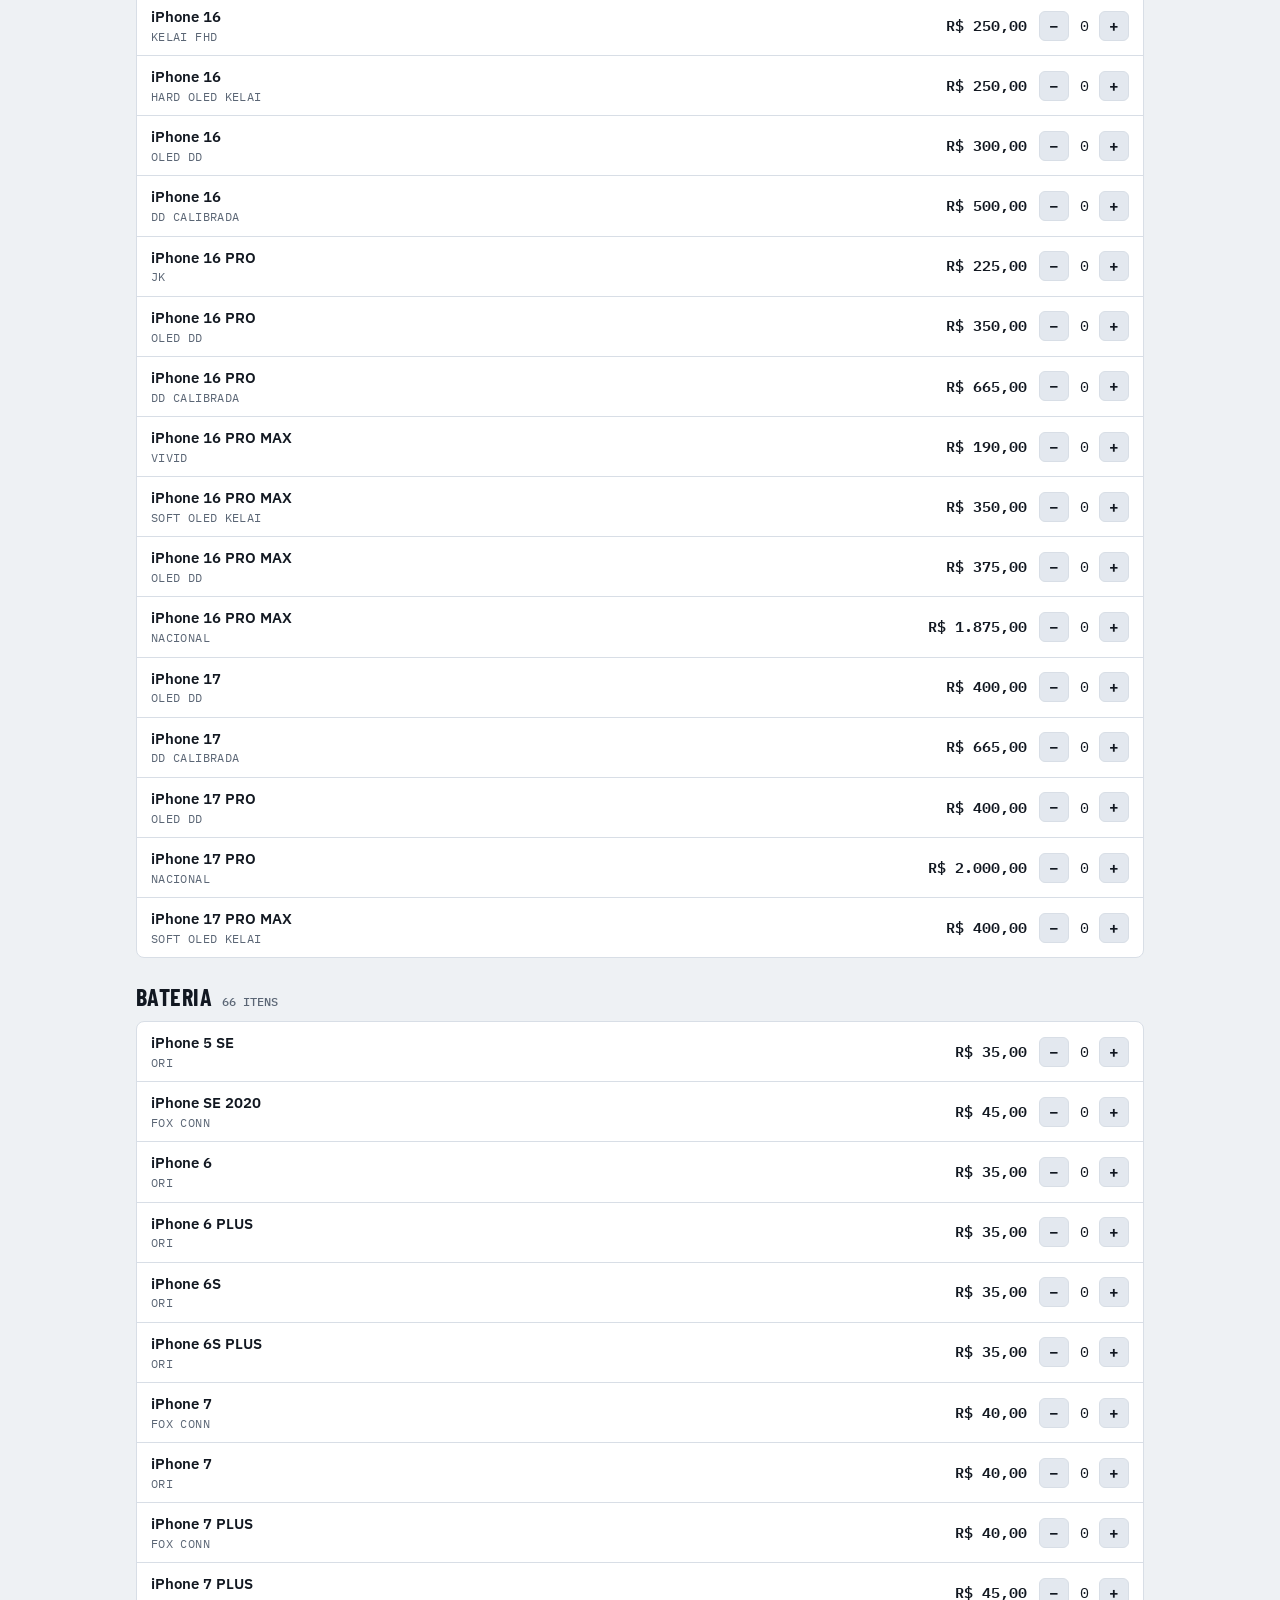
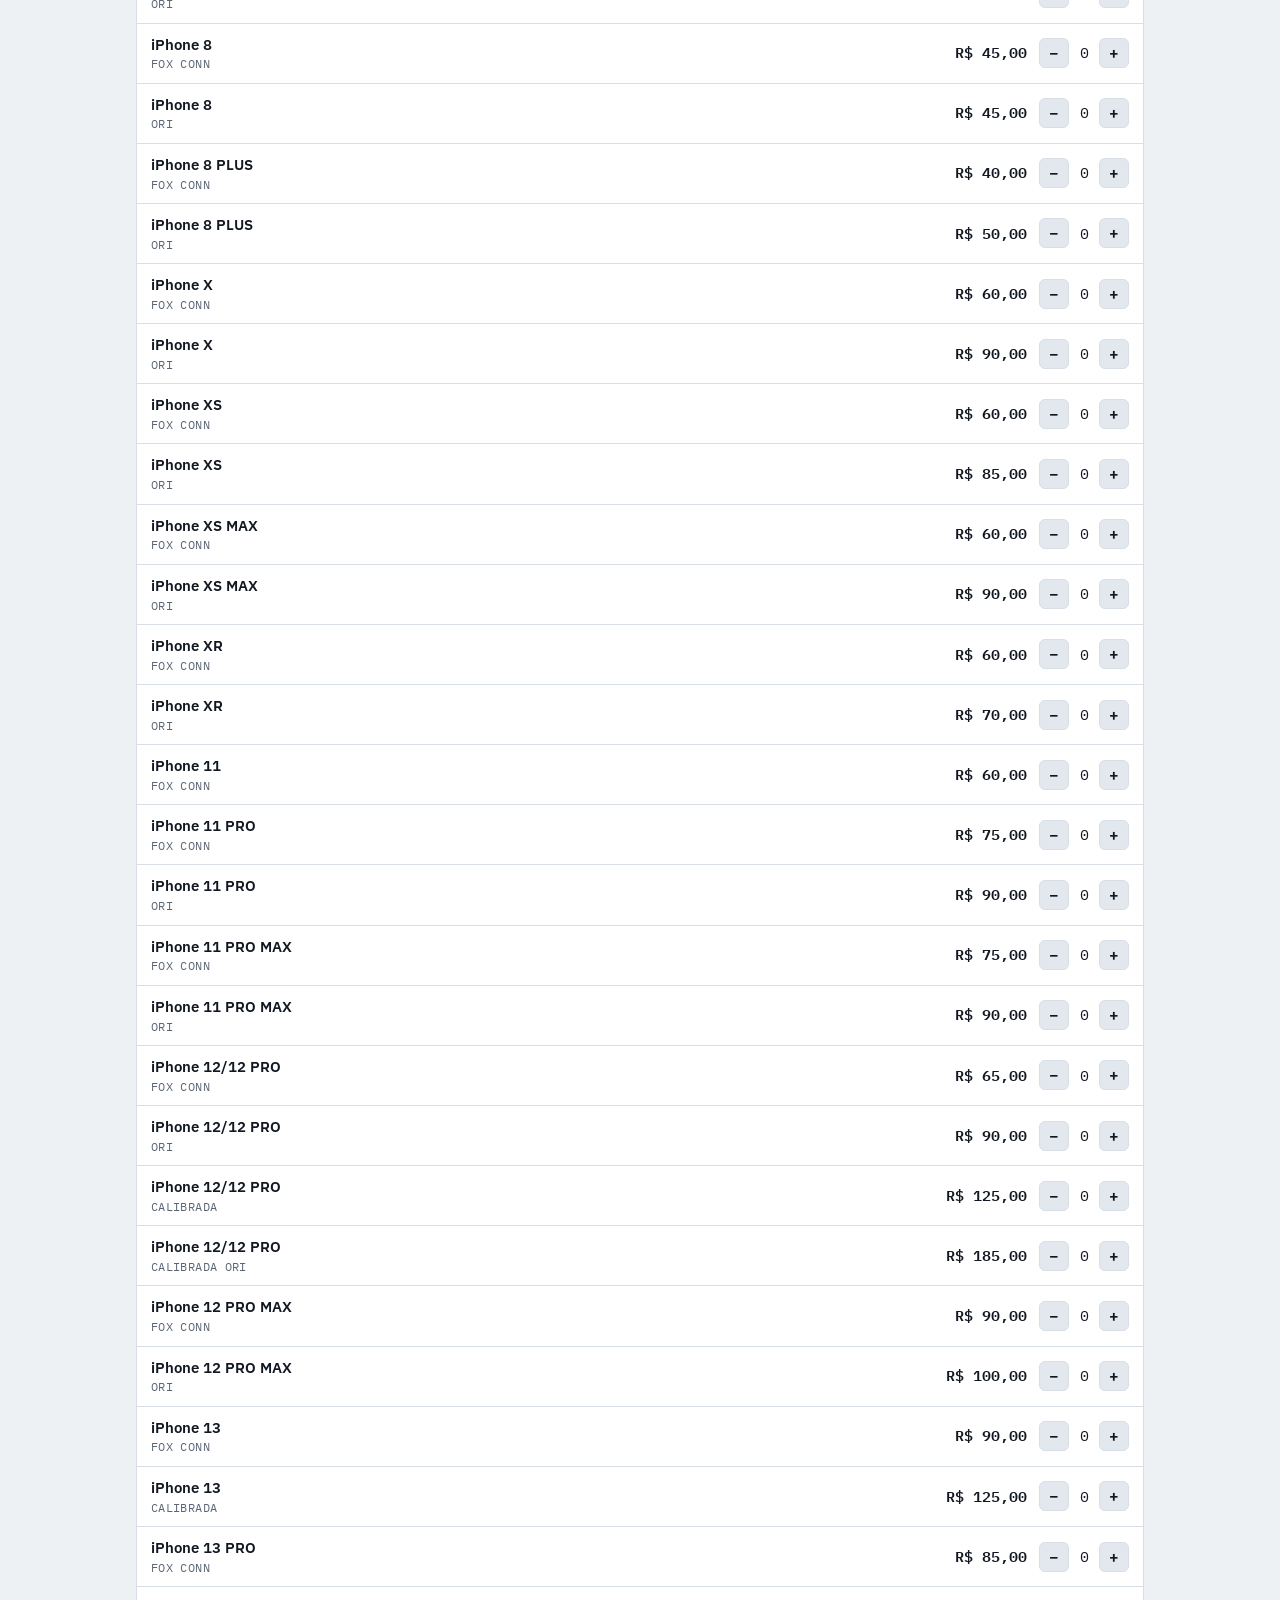
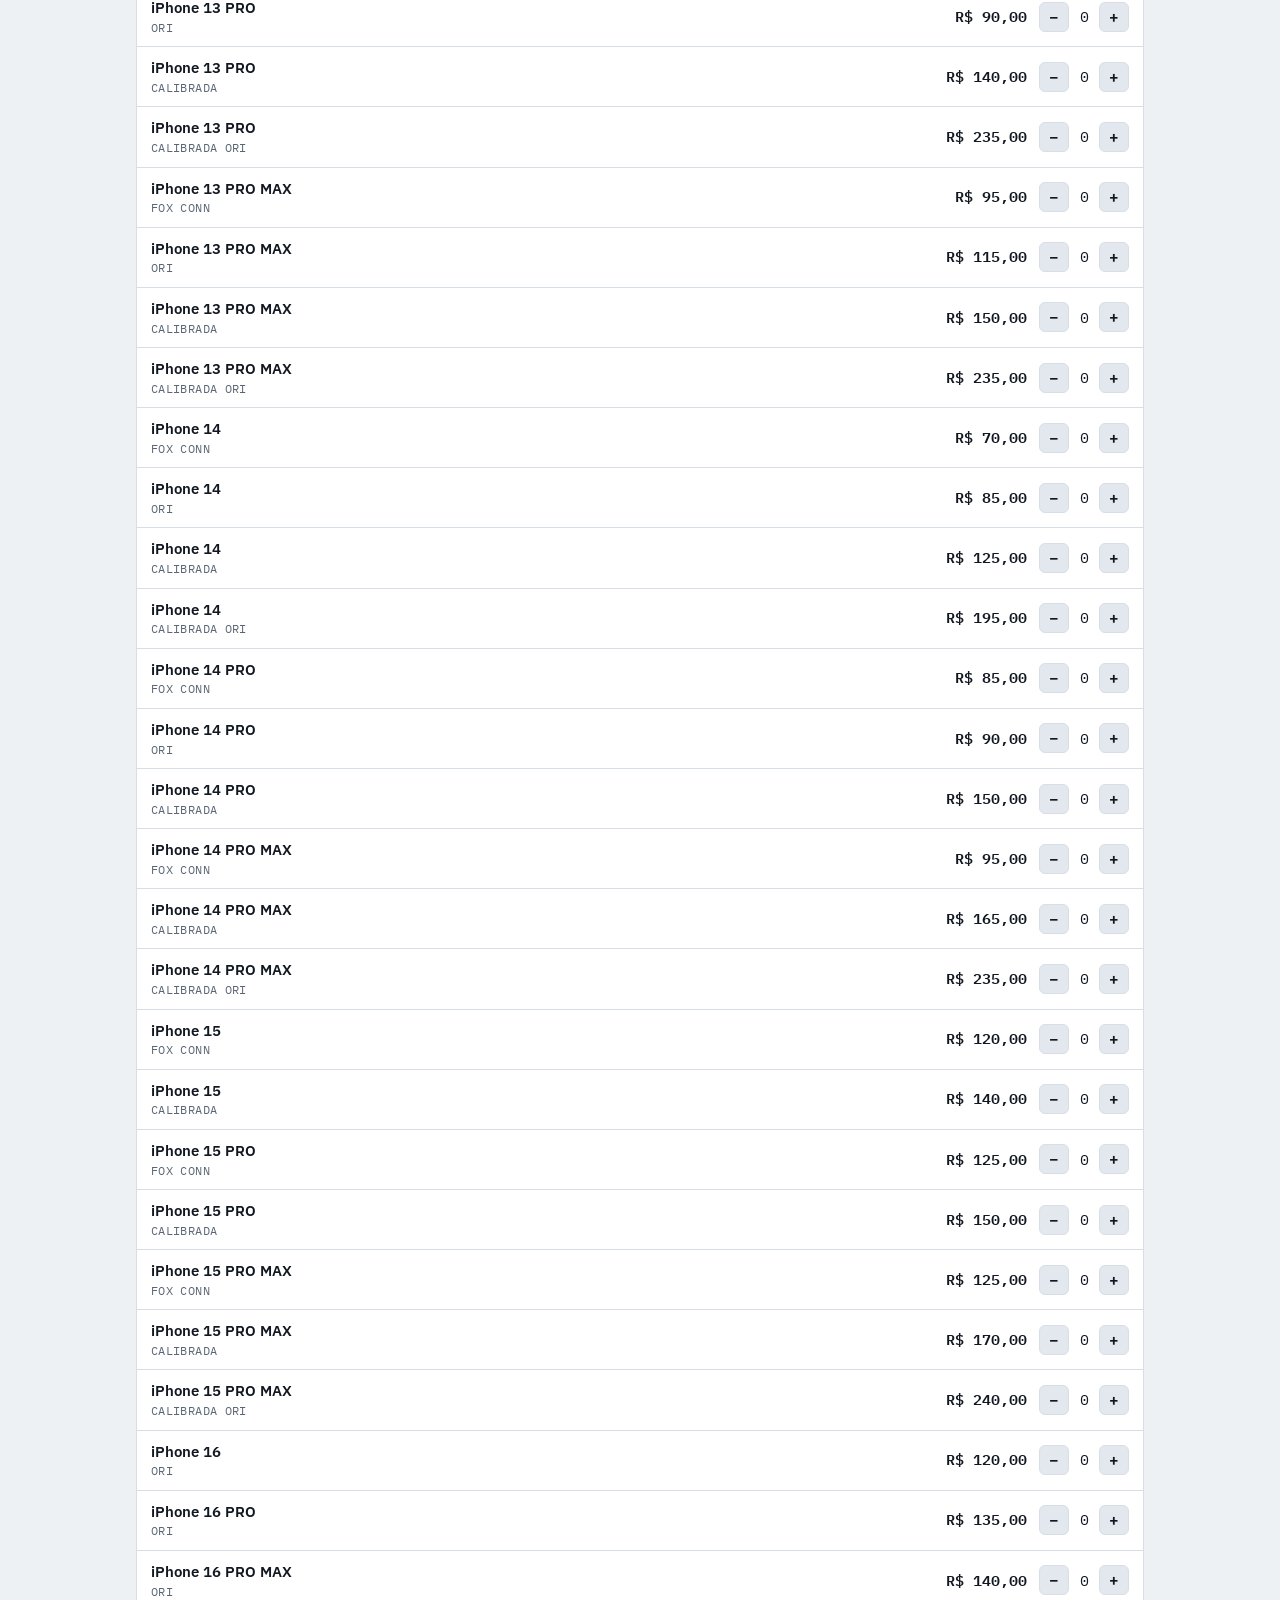
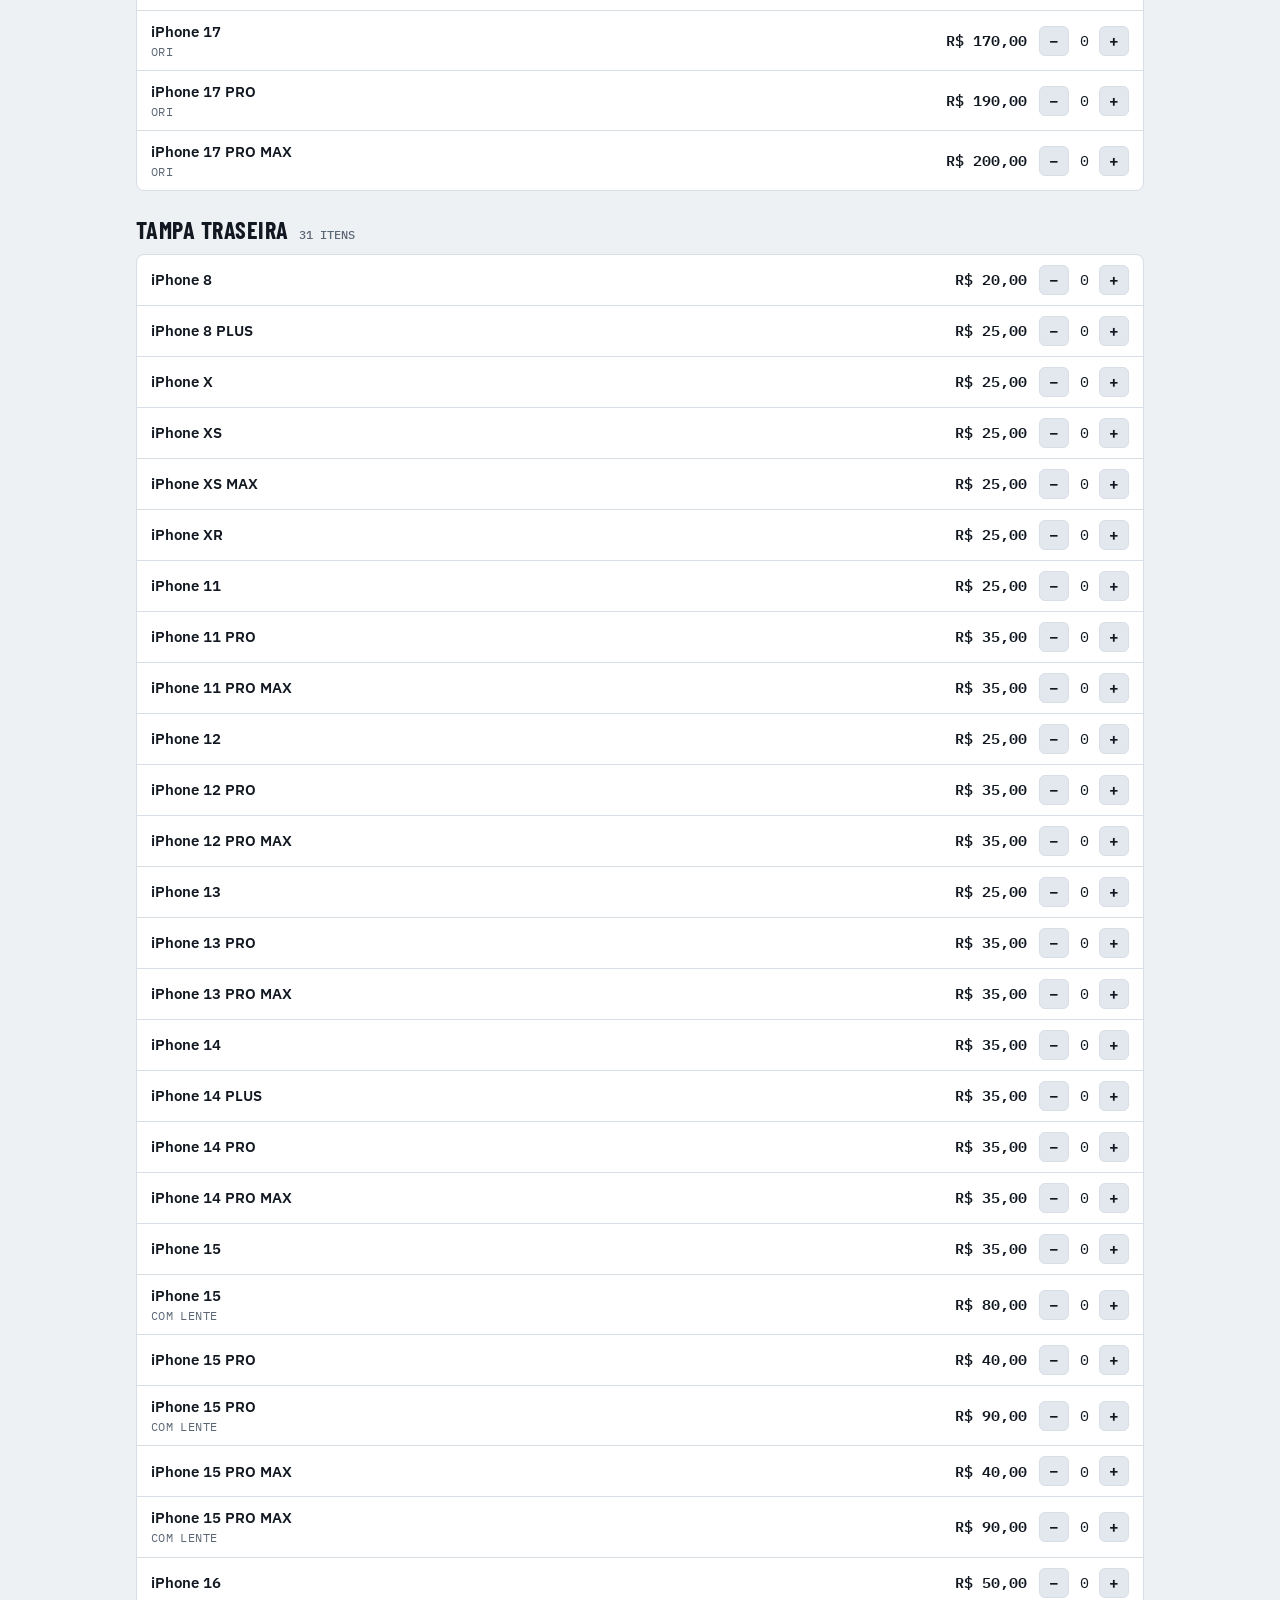
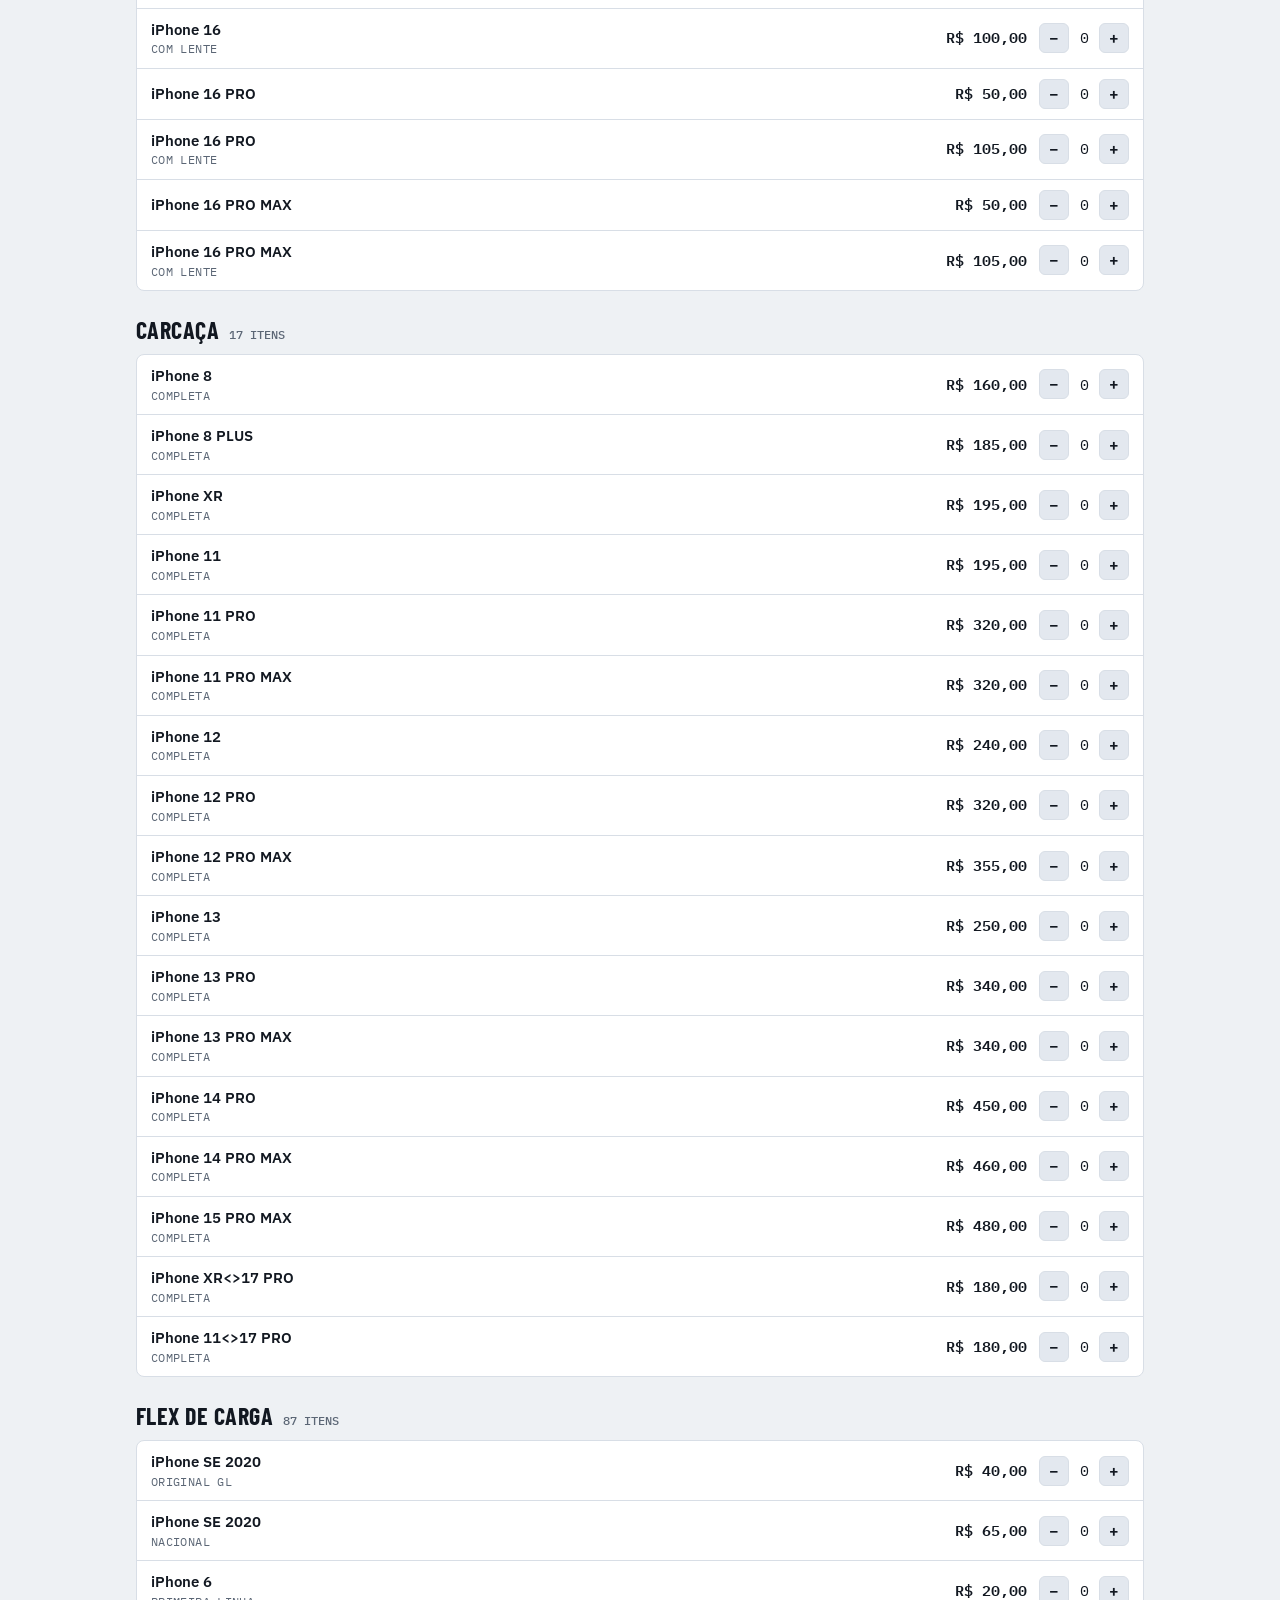
<file: atacado/index.html>
<!doctype html>
<html lang="pt-BR"><head><meta charset="utf-8"><meta name="viewport" content="width=device-width,initial-scale=1,viewport-fit=cover">
<style>body{margin:0}</style>
<title>GR Peças iPhone Atacado</title>
<link rel="preconnect" href="https://fonts.googleapis.com">
<link rel="stylesheet" href="https://fonts.googleapis.com/css2?family=Barlow+Condensed:wght@600;700;800&family=IBM+Plex+Sans:wght@400;500;600&family=IBM+Plex+Mono:wght@500;600&display=swap">
<style>
/* Layout: balcão de distribuidora — cabeçalho tipo etiqueta, filtros fixos, lista densa de peças, carrinho de pedido no rodapé */
:root{
  --bg:#eef1f4; --surface:#ffffff; --ink:#121821; --muted:#5b6675; --line:#d8dee6;
  --accent:#1446d8; --accent-ink:#ffffff; --chip:#e3e8ef; --ok:#0f7a4d;
  --display:"Barlow Condensed","Arial Narrow",Arial,sans-serif;
  --body:"IBM Plex Sans",system-ui,-apple-system,Segoe UI,Roboto,sans-serif;
  --mono:"IBM Plex Mono",ui-monospace,Menlo,Consolas,monospace;
}
@media (prefers-color-scheme:dark){:root:not([data-theme="light"]){
  --bg:#0e131a; --surface:#161d27; --ink:#e8edf3; --muted:#9aa6b5; --line:#263140;
  --accent:#5b84ff; --accent-ink:#0b1020; --chip:#1f2835; --ok:#3fc48a; color-scheme:dark}}
:root[data-theme="dark"]{
  --bg:#0e131a; --surface:#161d27; --ink:#e8edf3; --muted:#9aa6b5; --line:#263140;
  --accent:#5b84ff; --accent-ink:#0b1020; --chip:#1f2835; --ok:#3fc48a; color-scheme:dark}
*{box-sizing:border-box}
body{background:var(--bg);color:var(--ink);font-family:var(--body);font-size:15px;line-height:1.45}
.wrap{max-width:1040px;margin:0 auto;padding-left:max(16px,env(safe-area-inset-left,0px));padding-right:max(16px,env(safe-area-inset-right,0px))}
header.top{padding-block:28px 18px;border-bottom:2px solid var(--ink)}
.eyebrow{font-family:var(--mono);font-size:12px;letter-spacing:.08em;text-transform:uppercase;color:var(--muted)}
h1{font-family:var(--display);font-weight:800;font-size:clamp(34px,7vw,58px);line-height:.95;margin:6px 0 10px;text-transform:uppercase;text-wrap:balance}
h1 span{color:var(--accent)}
.lead{max-width:62ch;color:var(--muted);margin:0}
.facts{display:flex;flex-wrap:wrap;gap:8px;margin-top:14px}
.fact{font-family:var(--mono);font-size:12px;background:var(--chip);border-radius:4px;padding:5px 9px}
.bar{position:sticky;top:env(safe-area-inset-top,0px);z-index:5;background:var(--bg);padding-block:12px;border-bottom:1px solid var(--line)}
body::before{content:"";position:fixed;inset:0 0 auto;height:env(safe-area-inset-top,0px);z-index:10;background:var(--bg)}
.controls{display:grid;grid-template-columns:1fr 200px;gap:10px}
@media (max-width:560px){.controls{grid-template-columns:1fr}}
input[type=search],select{width:100%;font:inherit;padding:10px 12px;border:1px solid var(--line);border-radius:6px;background:var(--surface);color:var(--ink)}
input:focus-visible,select:focus-visible,button:focus-visible{outline:2px solid var(--accent);outline-offset:2px}
.chips{display:flex;gap:6px;overflow-x:auto;padding-top:10px;scrollbar-width:thin}
.chip{flex:none;font:600 13px var(--body);border:1px solid var(--line);background:var(--surface);color:var(--ink);padding:6px 11px;border-radius:999px;cursor:pointer}
.chip[aria-pressed="true"]{background:var(--ink);color:var(--bg);border-color:var(--ink)}
main{padding-block:8px 140px}
.count{font-family:var(--mono);font-size:12px;color:var(--muted);padding:10px 0 4px}
.group h2{font-family:var(--display);font-weight:700;font-size:24px;text-transform:uppercase;letter-spacing:.02em;margin:22px 0 6px;display:flex;align-items:baseline;gap:10px}
.group h2 small{font-family:var(--mono);font-size:12px;color:var(--muted);font-weight:500;letter-spacing:0}
.list{background:var(--surface);border:1px solid var(--line);border-radius:8px;overflow:hidden}
.row{display:grid;grid-template-columns:minmax(0,1fr) auto auto;gap:12px;align-items:center;padding:10px 14px;border-top:1px solid var(--line)}
.row:first-child{border-top:0}
.mdl{font-weight:600}
.typ{font-family:var(--mono);font-size:12px;color:var(--muted);text-transform:uppercase;letter-spacing:.03em}
.price{font-family:var(--mono);font-weight:600;font-variant-numeric:tabular-nums;text-align:right;min-width:86px}
.qty{display:flex;align-items:center;gap:4px}
.qty button{width:30px;height:30px;border-radius:6px;border:1px solid var(--line);background:var(--chip);color:var(--ink);font:600 16px var(--body);cursor:pointer}
.qty output{min-width:22px;text-align:center;font-family:var(--mono);font-variant-numeric:tabular-nums}
.row.on{background:color-mix(in srgb,var(--accent) 8%,var(--surface))}
.empty{padding:30px;text-align:center;color:var(--muted)}
.cart{position:fixed;left:0;right:0;bottom:0;z-index:6;background:var(--ink);color:var(--bg);padding-bottom:env(safe-area-inset-bottom,0px)}
.cart .wrap{display:flex;flex-wrap:wrap;align-items:center;gap:10px 16px;padding-block:12px}
.cart .sum{flex:1 1 200px;min-width:0}
.cart .sum b{font-family:var(--mono);font-size:20px;font-variant-numeric:tabular-nums}
.cart .sum div{font-size:13px;opacity:.75}
.btn{font:600 14px var(--body);border-radius:6px;padding:11px 16px;border:0;cursor:pointer;text-decoration:none;display:inline-flex;align-items:center}
.btn.primary{background:var(--accent);color:var(--accent-ink)}
.btn.ghost{background:transparent;color:var(--bg);border:1px solid color-mix(in srgb,var(--bg) 40%,transparent)}
.btn[disabled]{opacity:.45;cursor:not-allowed}
.toast{position:fixed;left:50%;bottom:calc(150px + env(safe-area-inset-bottom,0px));transform:translateX(-50%);background:var(--ok);color:#fff;padding:9px 14px;border-radius:6px;font-weight:600;font-size:14px}
footer{color:var(--muted);font-size:13px;padding-block:24px;max-width:70ch}
textarea{width:100%;font:13px var(--mono);margin-top:8px}
.tabs{display:flex;gap:6px;margin-bottom:10px}
.tab{flex:1;font:700 16px var(--display);text-transform:uppercase;letter-spacing:.04em;padding:10px;border-radius:6px;border:1px solid var(--line);background:var(--surface);color:var(--ink);cursor:pointer}
.tab[aria-pressed="true"]{background:var(--accent);color:var(--accent-ink);border-color:var(--accent)}
.accgrid{display:grid;grid-template-columns:repeat(auto-fill,minmax(160px,1fr));gap:10px;padding-top:12px}
.acc{background:var(--surface);border:1px solid var(--line);border-radius:8px;overflow:hidden;display:flex;flex-direction:column}
.acc img{width:100%;aspect-ratio:1;object-fit:contain;background:#fff;display:block}
.acc .bd{padding:12px;display:flex;flex-direction:column;gap:8px;flex:1}
.acc h3{font-size:15px;margin:0;line-height:1.3}
.acc .sub{font-size:12px;color:var(--muted)}
.acc .price{text-align:left;font-size:18px}
.acc input,.acc select{width:100%;font:inherit;font-size:14px;padding:8px 10px;border:1px solid var(--line);border-radius:6px;background:var(--bg);color:var(--ink)}
.acc .addrow{display:flex;flex-wrap:wrap;gap:8px;align-items:center;margin-top:auto}
.acc .addrow .qty output{min-width:22px}
.acc .add{flex:1 1 100%;justify-content:center}
.acc ul{list-style:none;margin:0;padding:0;font-size:13px}
.acc li{display:flex;justify-content:space-between;gap:6px;padding:4px 0;border-top:1px dashed var(--line)}
.acc li button{border:0;background:none;color:var(--muted);cursor:pointer;font-size:13px}
@media (prefers-reduced-motion:reduce){*{transition:none!important}}
</style></head><body>

<div class="wrap">
  <header class="top">
    <div class="eyebrow">GR iPhones · Atacado para assistências técnicas</div>
    <h1>Peças de iPhone <span>no atacado</span></h1>
    <p class="lead">Telas, baterias, câmeras, flex, carcaças e componentes do iPhone 6 ao 17 Pro Max, e acessórios: cabos, carregadores, capinhas e películas. Monte o pedido aqui e envie direto no nosso WhatsApp.</p>
    <div class="facts"><span class="fact" id="f-total"></span><span class="fact">Pedido mínimo R$ 300</span><span class="fact">Bragança Paulista · SP</span><span class="fact">Envio Sedex p/ todo o Brasil</span><span class="fact">Pix ou cartão</span><span class="fact">Garantia de 30 dias</span></div>
  </header>
</div>

<div class="bar"><div class="wrap">
  <div class="tabs" role="tablist"><button class="tab" id="t-pecas" aria-pressed="true">Peças</button><button class="tab" id="t-acc" aria-pressed="false">Acessórios</button></div>
  <div id="pecas-ctl">
  <div class="controls">
    <input type="search" id="q" placeholder="Buscar: 13 pro max, bateria, incell…" aria-label="Buscar peça">
    <select id="model" aria-label="Filtrar por modelo"><option value="">Todos os modelos</option></select>
  </div>
  <div class="chips" id="chips" role="toolbar" aria-label="Categorias"></div>
  </div>
</div></div>

<main class="wrap">
  <div class="count" id="count"></div>
  <div id="out"></div>
  <div id="acc" class="accgrid" hidden></div>
  <footer>
    Preços em reais por unidade, válidos para lojistas e assistências técnicas. Pedido mínimo de R$ 300. Preços e estoque sujeitos a alteração; confirme no WhatsApp ao fechar o pedido. Envio pelos Correios (Sedex) para todo o Brasil, com frete por conta do cliente. Pagamento via Pix ou cartão. Garantia de 30 dias nas peças.
  </footer>
</main>

<div class="cart" id="cart"><div class="wrap">
  <div class="sum"><b id="c-total">R$ 0,00</b><div id="c-items">Nenhum item no pedido</div></div>
  <button class="btn ghost" id="b-clear" disabled>Limpar</button>
  <button class="btn ghost" id="b-copy" disabled>Copiar pedido</button>
  <a class="btn primary" id="b-wa" href="#" target="_blank" rel="noopener" aria-disabled="true">Enviar no WhatsApp</a>
</div></div>
<div class="toast" id="toast" hidden></div>

<script>
const WHATSAPP = "5511943977223";
const MINIMO = 300; // número da GR com DDI, só dígitos. Vazio = só copiar pedido.
const DATA = [["Tela","6","",60],["Tela","6","VIVID",75],["Tela","6","NACIONAL",150],["Tela","6S","",60],["Tela","6S PLUS","",65],["Tela","6S PLUS","VIVID",95],["Tela","7","",60],["Tela","7","VIVID",75],["Tela","7","TROCADO VIDRO",225],["Tela","7 PLUS","",65],["Tela","7 PLUS","VIVID",85],["Tela","7 PLUS","NACIONAL",215],["Tela","8","",60],["Tela","8","VIVID",75],["Tela","8","NACIONAL",290],["Tela","8 PLUS","",65],["Tela","8 PLUS","VIVID",85],["Tela","X","INCELL",70],["Tela","X","VIVID",90],["Tela","X","JK KELAI FHD",100],["Tela","X","JK",100],["Tela","X","OLED KELAI",140],["Tela","XS","INCELL",70],["Tela","XS","VIVID",90],["Tela","XS","JK KELAI FHD",100],["Tela","XS","JK",100],["Tela","XS","OLED KELAI",140],["Tela","XR","INCELL",70],["Tela","XR","VIVID",90],["Tela","XR","JK KELAI FHD",110],["Tela","XR","JK",110],["Tela","XR","GX",95],["Tela","XS MAX","JK KELAI FHD",110],["Tela","XS MAX","SOFT OLED KELAI",210],["Tela","11","INCELL",70],["Tela","11","VIVID",90],["Tela","11","JK KELAI FHD",110],["Tela","11","GX",100],["Tela","11 PRO","INCELL",75],["Tela","11 PRO","VIVID",95],["Tela","11 PRO","JK KELAI FHD",115],["Tela","11 PRO","SOFT OLED KELAI",165],["Tela","11 PRO MAX","VIVID",100],["Tela","11 PRO MAX","JK KELAI FHD",115],["Tela","11 PRO MAX","SOFT OLED KELAI",220],["Tela","11 PRO MAX","OLED DD",210],["Tela","11 PRO MAX","JK SOFT OLED",225],["Tela","12","INCELL",85],["Tela","12","VIVID",95],["Tela","12","JK KELAI FHD",115],["Tela","12","JK",120],["Tela","12","SOFT OLED KELAI",250],["Tela","12","OLED DD",200],["Tela","12","DD CALIBRADA",290],["Tela","12 MINI","JK",225],["Tela","12 MINI","OLED",370],["Tela","12 PRO MAX","INCELL",95],["Tela","12 PRO MAX","VIVID",110],["Tela","12 PRO MAX","JK KELAI FHD",160],["Tela","12 PRO MAX","SOFT OLED KELAI",275],["Tela","12 PRO MAX","OLED DD",275],["Tela","13","INCELL",90],["Tela","13","VIVID",110],["Tela","13","JK KELAI FHD",120],["Tela","13","OLED HARD",200],["Tela","13","SOFT OLED KELAI",250],["Tela","13","OLED DD",250],["Tela","13","DD CALIBRADA",350],["Tela","13 MINI","JK",225],["Tela","13 PRO","VIVID",120],["Tela","13 PRO","JK KELAI FHD",145],["Tela","13 PRO","JK",145],["Tela","13 PRO","SOFT OLED KELAI",275],["Tela","13 PRO","OLED DD",315],["Tela","13 PRO MAX","INCELL",110],["Tela","13 PRO MAX","VIVID",125],["Tela","13 PRO MAX","KELAI FHD",160],["Tela","13 PRO MAX","JK",170],["Tela","13 PRO MAX","OLED HARD",250],["Tela","14","INCELL",100],["Tela","14","VIVID",110],["Tela","14","JK KELAI FHD",140],["Tela","14","JK",140],["Tela","14","OLED DD",275],["Tela","14","SOFT OLED JK",275],["Tela","14","DD CALIBRADA",340],["Tela","14 PLUS","VIVID",120],["Tela","14 PLUS","SOFT OLED KELAI",275],["Tela","14 PRO","INCELL",120],["Tela","14 PRO","VIVID",120],["Tela","14 PRO","JK KELAI FHD",160],["Tela","14 PRO","JK",160],["Tela","14 PRO","OLED DD",335],["Tela","14 PRO","OLED KELAI HARD",250],["Tela","14 PRO","DD CALIBRADA",400],["Tela","14 PRO","NACIONAL",1000],["Tela","14 PRO MAX","INCELL",115],["Tela","14 PRO MAX","VIVID",140],["Tela","14 PRO MAX","JK KELAI FHD",185],["Tela","14 PRO MAX","SOFT OLED KELAI",265],["Tela","14 PRO MAX","OLED JK",315],["Tela","14 PRO MAX","DD CALIBRADA",400],["Tela","14 PRO MAX","NACIONAL",1600],["Tela","15","VIVID",120],["Tela","15","JK KELAI FHD",145],["Tela","15","JK",145],["Tela","15","OLED HARD KELAI",250],["Tela","15","SOFT OLED KELAI",375],["Tela","15","OLED DD",290],["Tela","15","OLED JK",275],["Tela","15","DD CALIBRADA",500],["Tela","15 PRO","VIVID",125],["Tela","15 PRO","JK KELAI FHD",165],["Tela","15 PRO","JK",165],["Tela","15 PRO","SOFT OLED KELAI",375],["Tela","15 PRO","DD CALIBRADA",550],["Tela","15 PRO MAX","INCELL",115],["Tela","15 PRO MAX","VIVID",150],["Tela","15 PRO MAX","JK KELAI FHD",200],["Tela","15 PRO MAX","JK",200],["Tela","15 PRO MAX","SOFT OLED KELAI",275],["Tela","15 PRO MAX","OLED DD",300],["Tela","15 PRO MAX","DD CALIBRADA",540],["Tela","15 PRO MAX","NACIONAL",1625],["Tela","16","VIVID",170],["Tela","16","KELAI FHD",250],["Tela","16","HARD OLED KELAI",250],["Tela","16","OLED DD",300],["Tela","16","DD CALIBRADA",500],["Tela","16 PRO","JK",225],["Tela","16 PRO","OLED DD",350],["Tela","16 PRO","DD CALIBRADA",665],["Tela","16 PRO MAX","VIVID",190],["Tela","16 PRO MAX","SOFT OLED KELAI",350],["Tela","16 PRO MAX","OLED DD",375],["Tela","16 PRO MAX","NACIONAL",1875],["Tela","17","OLED DD",400],["Tela","17","DD CALIBRADA",665],["Tela","17 PRO","OLED DD",400],["Tela","17 PRO","NACIONAL",2000],["Tela","17 PRO MAX","SOFT OLED KELAI",400],["Bateria","5 SE","ORI",35],["Bateria","SE 2020","FOX CONN",45],["Bateria","6","ORI",35],["Bateria","6 PLUS","ORI",35],["Bateria","6S","ORI",35],["Bateria","6S PLUS","ORI",35],["Bateria","7","FOX CONN",40],["Bateria","7","ORI",40],["Bateria","7 PLUS","FOX CONN",40],["Bateria","7 PLUS","ORI",45],["Bateria","8","FOX CONN",45],["Bateria","8","ORI",45],["Bateria","8 PLUS","FOX CONN",40],["Bateria","8 PLUS","ORI",50],["Bateria","X","FOX CONN",60],["Bateria","X","ORI",90],["Bateria","XS","FOX CONN",60],["Bateria","XS","ORI",85],["Bateria","XS MAX","FOX CONN",60],["Bateria","XS MAX","ORI",90],["Bateria","XR","FOX CONN",60],["Bateria","XR","ORI",70],["Bateria","11","FOX CONN",60],["Bateria","11 PRO","FOX CONN",75],["Bateria","11 PRO","ORI",90],["Bateria","11 PRO MAX","FOX CONN",75],["Bateria","11 PRO MAX","ORI",90],["Bateria","12/12 PRO","FOX CONN",65],["Bateria","12/12 PRO","ORI",90],["Bateria","12/12 PRO","CALIBRADA",125],["Bateria","12/12 PRO","CALIBRADA ORI",185],["Bateria","12 PRO MAX","FOX CONN",90],["Bateria","12 PRO MAX","ORI",100],["Bateria","13","FOX CONN",90],["Bateria","13","CALIBRADA",125],["Bateria","13 PRO","FOX CONN",85],["Bateria","13 PRO","ORI",90],["Bateria","13 PRO","CALIBRADA",140],["Bateria","13 PRO","CALIBRADA ORI",235],["Bateria","13 PRO MAX","FOX CONN",95],["Bateria","13 PRO MAX","ORI",115],["Bateria","13 PRO MAX","CALIBRADA",150],["Bateria","13 PRO MAX","CALIBRADA ORI",235],["Bateria","14","FOX CONN",70],["Bateria","14","ORI",85],["Bateria","14","CALIBRADA",125],["Bateria","14","CALIBRADA ORI",195],["Bateria","14 PRO","FOX CONN",85],["Bateria","14 PRO","ORI",90],["Bateria","14 PRO","CALIBRADA",150],["Bateria","14 PRO MAX","FOX CONN",95],["Bateria","14 PRO MAX","CALIBRADA",165],["Bateria","14 PRO MAX","CALIBRADA ORI",235],["Bateria","15","FOX CONN",120],["Bateria","15","CALIBRADA",140],["Bateria","15 PRO","FOX CONN",125],["Bateria","15 PRO","CALIBRADA",150],["Bateria","15 PRO MAX","FOX CONN",125],["Bateria","15 PRO MAX","CALIBRADA",170],["Bateria","15 PRO MAX","CALIBRADA ORI",240],["Bateria","16","ORI",120],["Bateria","16 PRO","ORI",135],["Bateria","16 PRO MAX","ORI",140],["Bateria","17","ORI",170],["Bateria","17 PRO","ORI",190],["Bateria","17 PRO MAX","ORI",200],["Tampa traseira","8","",20],["Tampa traseira","8 PLUS","",25],["Tampa traseira","X","",25],["Tampa traseira","XS","",25],["Tampa traseira","XS MAX","",25],["Tampa traseira","XR","",25],["Tampa traseira","11","",25],["Tampa traseira","11 PRO","",35],["Tampa traseira","11 PRO MAX","",35],["Tampa traseira","12","",25],["Tampa traseira","12 PRO","",35],["Tampa traseira","12 PRO MAX","",35],["Tampa traseira","13","",25],["Tampa traseira","13 PRO","",35],["Tampa traseira","13 PRO MAX","",35],["Tampa traseira","14","",35],["Tampa traseira","14 PLUS","",35],["Tampa traseira","14 PRO","",35],["Tampa traseira","14 PRO MAX","",35],["Tampa traseira","15","",35],["Tampa traseira","15","Com lente",80],["Tampa traseira","15 PRO","",40],["Tampa traseira","15 PRO","Com lente",90],["Tampa traseira","15 PRO MAX","",40],["Tampa traseira","15 PRO MAX","Com lente",90],["Tampa traseira","16","",50],["Tampa traseira","16","Com lente",100],["Tampa traseira","16 PRO","",50],["Tampa traseira","16 PRO","Com lente",105],["Tampa traseira","16 PRO MAX","",50],["Tampa traseira","16 PRO MAX","Com lente",105],["Carcaça","8","Completa",160],["Carcaça","8 PLUS","Completa",185],["Carcaça","XR","Completa",195],["Carcaça","11","Completa",195],["Carcaça","11 PRO","Completa",320],["Carcaça","11 PRO MAX","Completa",320],["Carcaça","12","Completa",240],["Carcaça","12 PRO","Completa",320],["Carcaça","12 PRO MAX","Completa",355],["Carcaça","13","Completa",250],["Carcaça","13 PRO","Completa",340],["Carcaça","13 PRO MAX","Completa",340],["Carcaça","14 PRO","Completa",450],["Carcaça","14 PRO MAX","Completa",460],["Carcaça","15 PRO MAX","Completa",480],["Carcaça","XR<>17 PRO","Completa",180],["Carcaça","11<>17 PRO","Completa",180],["Flex de carga","SE 2020","Original GL",40],["Flex de carga","SE 2020","Nacional",65],["Flex de carga","6","Primeira linha",20],["Flex de carga","6 PLUS","Primeira linha",25],["Flex de carga","6S","Primeira linha",25],["Flex de carga","6S PLUS","Primeira linha",25],["Flex de carga","7","Primeira linha",25],["Flex de carga","7","Original GL",35],["Flex de carga","7","Nacional",60],["Flex de carga","7 PLUS","Primeira linha",25],["Flex de carga","7 PLUS","Original GL",35],["Flex de carga","7 PLUS","Nacional",65],["Flex de carga","8","Primeira linha",25],["Flex de carga","8","Original GL",35],["Flex de carga","8","Nacional",65],["Flex de carga","8 PLUS","Primeira linha",25],["Flex de carga","8 PLUS","Original GL",35],["Flex de carga","8 PLUS","Nacional",65],["Flex de carga","X","Primeira linha",25],["Flex de carga","X","Original GL",40],["Flex de carga","X","Nacional",65],["Flex de carga","XS","Primeira linha",25],["Flex de carga","XS","Original GL",40],["Flex de carga","XS","Nacional",75],["Flex de carga","XS MAX","Primeira linha",25],["Flex de carga","XS MAX","Original GL",40],["Flex de carga","XS MAX","Nacional",75],["Flex de carga","XR","Primeira linha",25],["Flex de carga","XR","Original GL",40],["Flex de carga","XR","Nacional",75],["Flex de carga","11","Primeira linha",35],["Flex de carga","11","Original GL",60],["Flex de carga","11","Nacional",75],["Flex de carga","11 PRO","Primeira linha",40],["Flex de carga","11 PRO","Original GL",160],["Flex de carga","11 PRO","Nacional",195],["Flex de carga","11 PRO MAX","Primeira linha",40],["Flex de carga","11 PRO MAX","Original GL",180],["Flex de carga","11 PRO MAX","Nacional",235],["Flex de carga","12","Primeira linha",35],["Flex de carga","12","Original GL",75],["Flex de carga","12","Nacional",115],["Flex de carga","12 MINI","Primeira linha",40],["Flex de carga","12 PRO MAX","Primeira linha",40],["Flex de carga","12 PRO MAX","Original GL",75],["Flex de carga","12 PRO MAX","Nacional",140],["Flex de carga","13","Primeira linha",35],["Flex de carga","13","Original GL",75],["Flex de carga","13","Nacional",115],["Flex de carga","13 MINI","Primeira linha",50],["Flex de carga","13 MINI","Nacional",115],["Flex de carga","13 PRO","Primeira linha",50],["Flex de carga","13 PRO","Original GL",80],["Flex de carga","13 PRO","Nacional",155],["Flex de carga","13 PRO MAX","Primeira linha",50],["Flex de carga","13 PRO MAX","Original GL",80],["Flex de carga","13 PRO MAX","Nacional",155],["Flex de carga","14","Primeira linha",50],["Flex de carga","14","Original GL",80],["Flex de carga","14","Nacional",130],["Flex de carga","14 PLUS","Primeira linha",50],["Flex de carga","14 PLUS","Original GL",80],["Flex de carga","14 PRO","Primeira linha",60],["Flex de carga","14 PRO","Original GL",90],["Flex de carga","14 PRO","Nacional",200],["Flex de carga","14 PRO MAX","Primeira linha",60],["Flex de carga","14 PRO MAX","Original GL",90],["Flex de carga","14 PRO MAX","Nacional",220],["Flex de carga","15","Primeira linha",50],["Flex de carga","15","Original GL",90],["Flex de carga","15","Nacional",210],["Flex de carga","15 PLUS","Original GL",100],["Flex de carga","15 PRO","Primeira linha",75],["Flex de carga","15 PRO","Original GL",100],["Flex de carga","15 PRO","Nacional",275],["Flex de carga","15 PRO MAX","Primeira linha",80],["Flex de carga","15 PRO MAX","Original GL",115],["Flex de carga","15 PRO MAX","Nacional",320],["Flex de carga","16","Primeira linha",65],["Flex de carga","16","Original GL",105],["Flex de carga","16","Nacional",280],["Flex de carga","16 PRO","Primeira linha",75],["Flex de carga","16 PRO","Original GL",115],["Flex de carga","16 PRO","Nacional",340],["Flex de carga","16 PRO MAX","Primeira linha",80],["Flex de carga","16 PRO MAX","Original GL",130],["Flex de carga","16 PRO MAX","Nacional",370],["Alto-falante (campainha)","6","",20],["Alto-falante (campainha)","6 PLUS","",20],["Alto-falante (campainha)","6S","",20],["Alto-falante (campainha)","6S PLUS","",20],["Alto-falante (campainha)","7","",20],["Alto-falante (campainha)","7 PLUS","",20],["Alto-falante (campainha)","8","",20],["Alto-falante (campainha)","8 PLUS","",25],["Alto-falante (campainha)","X","",25],["Alto-falante (campainha)","XS","",25],["Alto-falante (campainha)","XS MAX","",25],["Alto-falante (campainha)","XR","",25],["Alto-falante (campainha)","11","",35],["Alto-falante (campainha)","11 PRO","",40],["Alto-falante (campainha)","11 PRO MAX","",40],["Alto-falante (campainha)","12/12 PRO","",40],["Alto-falante (campainha)","12 PRO MAX","",60],["Alto-falante (campainha)","13","",40],["Alto-falante (campainha)","13","Original",65],["Alto-falante (campainha)","13 PRO","",50],["Alto-falante (campainha)","13 PRO MAX","",50],["Alto-falante (campainha)","14","",50],["Alto-falante (campainha)","14 PRO","",50],["Alto-falante (campainha)","14 PRO MAX","",50],["Alto-falante (campainha)","15","",50],["Alto-falante (campainha)","15 PRO","",50],["Alto-falante (campainha)","15 PRO MAX","",50],["Alto-falante (campainha)","16","",75],["Alto-falante (campainha)","16 PRO","",75],["Alto-falante (campainha)","16 PRO MAX","",75],["Vibra call","7 PLUS","",25],["Vibra call","8","",25],["Vibra call","8 PLUS","",35],["Vibra call","XR","",25],["Vibra call","11","",25],["Auricular","7G/8G","",10],["Auricular","7 PLUS/8 PLUS","",10],["Auricular","X","",40],["Auricular","X","Original",65],["Auricular","XS","",50],["Auricular","XS","Original",75],["Auricular","XS MAX","",50],["Auricular","XS MAX","Original",75],["Auricular","XR","",40],["Auricular","XR","Original",75],["Auricular","11","",50],["Auricular","11","Original",75],["Auricular","11 PRO","",60],["Auricular","11 PRO","Original",90],["Auricular","11 PRO MAX","",60],["Auricular","11 PRO MAX","Original",90],["Auricular","12","",60],["Auricular","12","Original",90],["Auricular","12 PRO","",60],["Auricular","12 PRO","Original",90],["Auricular","12 MINI","",65],["Auricular","12 PRO MAX","",60],["Auricular","12 PRO MAX","Original",90],["Auricular","13","Flex",40],["Auricular","13","Completo",65],["Auricular","13 MINI","Completo",75],["Auricular","13 PRO","",40],["Auricular","13 PRO","Completo",75],["Auricular","13 PRO MAX","",40],["Auricular","13 PRO MAX","Completo",75],["Auricular","14","",40],["Auricular","14","Completo",75],["Auricular","14 PLUS","Completo",75],["Auricular","14 PRO","Original",145],["Auricular","14 PRO","Completo",160],["Auricular","14 PRO MAX","Original",145],["Auricular","14 PRO MAX","Completo",160],["Auricular","15","",50],["Auricular","15","Completo",80],["Auricular","15 PRO","",50],["Auricular","15 PRO","Completo",100],["Auricular","15 PRO MAX","",50],["Auricular","15 PRO MAX","Completo",100],["Auricular","16","",50],["Auricular","16","Completo",120],["Auricular","16 PRO","",50],["Auricular","16 PRO","Completo",120],["Auricular","16 PRO MAX","",50],["Auricular","16 PRO MAX","Completo",120],["Auricular","17","Flex",100],["Auricular","17 PRO","Flex",120],["Auricular","17 PRO MAX","Flex",140],["Flex power / volume","SE 2020","Power",35],["Flex power / volume","6","Power",20],["Flex power / volume","6 PLUS","Power",20],["Flex power / volume","6S","Power",20],["Flex power / volume","6S PLUS","Power",20],["Flex power / volume","7","Power",25],["Flex power / volume","7 PLUS","Power",25],["Flex power / volume","8","Power",25],["Flex power / volume","8 PLUS","Power",25],["Flex power / volume","X","Power",25],["Flex power / volume","X","Volume",25],["Flex power / volume","XS","Power",25],["Flex power / volume","XS","Volume",25],["Flex power / volume","XS MAX","Power",25],["Flex power / volume","XS MAX","Volume",25],["Flex power / volume","XR","Power",25],["Flex power / volume","11","Power",25],["Flex power / volume","11","Volume",25],["Flex power / volume","11 PRO","Power",25],["Flex power / volume","11 PRO","Volume",25],["Flex power / volume","11 PRO MAX","Power",25],["Flex power / volume","11 PRO MAX","Volume",25],["Flex power / volume","12/12 PRO","Power",25],["Flex power / volume","12 MINI","Power",25],["Flex power / volume","12 PRO MAX","Power",25],["Flex power / volume","13","Power",25],["Flex power / volume","13 MINI","Power",35],["Flex power / volume","13 PRO","Power",35],["Flex power / volume","13 PRO MAX","Power",35],["Flex power / volume","14","Power",35],["Flex power / volume","14","Volume",35],["Flex power / volume","14 PLUS","Power",35],["Flex power / volume","14 PRO","Power",40],["Flex power / volume","14 PRO MAX","Power",40],["Flex power / volume","15","Power",40],["Flex power / volume","15","Volume",40],["Flex power / volume","15 PLUS","Power",40],["Flex power / volume","15 PRO","Power",60],["Flex power / volume","15 PRO MAX","Power",60],["Flex power / volume","16","Power",50],["Flex power / volume","16","Volume",50],["Flex power / volume","16 PLUS","Power",80],["Flex power / volume","16 PRO","Power",60],["Flex power / volume","16 PRO","Volume",60],["Flex power / volume","16 PRO MAX","Power",60],["Flex power / volume","16 PRO MAX","Volume",60],["Flash","12","(A)",35],["Flash","12 PRO","(A)",35],["Flash","12 PRO","Original",75],["Flash","12 PRO MAX","(A)",40],["Flash","12 PRO MAX","Original",80],["Flash","13","(A)",35],["Flash","13","Original",80],["Flash","13 PRO","(A)",60],["Flash","13 PRO","Original",100],["Flash","13 PRO MAX","(A)",60],["Flash","13 PRO MAX","Original",100],["Flash","14","(A)",60],["Flash","14","Original",100],["Flash","14 PRO","(A)",75],["Flash","14 PRO MAX","(A)",75],["Flash","14 PRO MAX","Original",115],["Flash","15","(A)",90],["Flash","15 PRO","(A)",100],["Flash","15 PRO MAX","(A)",115],["Flash","16","(A)",120],["Flash","16 PRO","(A)",145],["Flash","16 PRO MAX","(A)",155],["FPC","7","",10],["FPC","7 PLUS","",20],["FPC","8","",20],["FPC","8 PLUS","",20],["FPC","X","",20],["FPC","XS","",20],["FPC","XS MAX","",20],["FPC","XR","",20],["FPC","11","",25],["FPC","11 PRO","",25],["FPC","11 PRO MAX","",25],["FPC","12","",25],["FPC","12 MINI","",25],["FPC","12 PRO","",25],["FPC","12 PRO MAX","",25],["FPC","13","",25],["FPC","13 MINI","",25],["FPC","13 PRO","",25],["FPC","13 PRO MAX","",25],["FPC","14","",25],["FPC","14 PLUS","",25],["NFC","XR","",40],["NFC","11","",40],["NFC","11 PRO","",50],["NFC","11 PRO MAX","",50],["NFC","12","",50],["NFC","12 PRO","",50],["NFC","12 PRO MAX","",60],["NFC","13","",50],["NFC","13 PRO","",60],["NFC","13 PRO MAX","",60],["NFC","14","",75],["NFC","14 PRO","",75],["NFC","14 PRO MAX","",75],["NFC","15","",80],["NFC","15 PRO","",80],["NFC","15 PRO MAX","",80],["NFC","16","",100],["NFC","16 PRO","",105],["NFC","16 PRO MAX","",105],["Tag Face ID","XR/XS/XS MAX","",75],["Tag Face ID","11","",80],["Tag Face ID","11 PRO/11 PRO MAX","",80],["Tag Face ID","12/12 PRO","",90],["Tag Face ID","12 PRO MAX","",90],["Tag Face ID","13/13 MINI","",105],["Tag Face ID","13 PRO","",105],["Tag Face ID","13 PRO MAX","",105],["Tag Face ID","14","",120],["Tag Face ID","14 PRO","",120],["Tag Face ID","14 PRO MAX","",120],["Tag Face ID","15/15 PLUS","",140],["Tag Face ID","15 PRO","",140],["Tag Face ID","15 PRO MAX","",140],["Tag Face ID","16/16 PLUS","",195],["Tag Face ID","16 PRO","",195],["Tag Face ID","16 PRO MAX","",195],["Antena Wi-Fi","8 PLUS","",25],["Antena Wi-Fi","X","",25],["Antena Wi-Fi","XS","",25],["Antena Wi-Fi","XS MAX","",25],["Antena Wi-Fi","XR","",35],["Antena Wi-Fi","11","",35],["Antena Wi-Fi","11 PRO","",40],["Antena Wi-Fi","11 PRO MAX","",40],["Antena Wi-Fi","12","",40],["Antena Wi-Fi","12 PRO","",40],["Antena Wi-Fi","12 PRO MAX","",50],["Antena Wi-Fi","13","",40],["Antena Wi-Fi","13 PRO","",50],["Antena Wi-Fi","13 PRO MAX","",50],["Antena Wi-Fi","14","",50],["Antena Wi-Fi","14 PRO","",60],["Antena Wi-Fi","14 PRO MAX","",60],["Botão Home","5S","Original",10],["Botão Home","6G/6 PLUS","Original",10],["Botão Home","6S/6S PLUS","Original",10],["Botão Home","7G/7 PLUS 8G/8 PLUS","Original",25],["Câmera","6","Frontal",25],["Câmera","6","Traseira ori",35],["Câmera","6 PLUS","Frontal",25],["Câmera","6 PLUS","Traseira ori",35],["Câmera","6S","Frontal",25],["Câmera","6S","Traseira ori",35],["Câmera","6S PLUS","Frontal",35],["Câmera","6S PLUS","Traseira ori",40],["Câmera","7","Frontal",35],["Câmera","7","Traseira ori",40],["Câmera","7 PLUS","Frontal",35],["Câmera","7 PLUS","Traseira ori",105],["Câmera","8","Frontal",35],["Câmera","8","Traseira ori",65],["Câmera","8 PLUS","Frontal",35],["Câmera","8 PLUS","Traseira ori",100],["Câmera","X","Frontal",35],["Câmera","X","Traseira ori",100],["Câmera","XS","Frontal",35],["Câmera","XS","Traseira ori",140],["Câmera","XS MAX","Frontal",35],["Câmera","XS MAX","Traseira ori",140],["Câmera","XR","Frontal",35],["Câmera","XR","Traseira ori",130],["Câmera","11","Frontal",35],["Câmera","11","Traseira ori",115],["Câmera","11 PRO","Frontal",50],["Câmera","11 PRO","Traseira ori",250],["Câmera","11 PRO MAX","Frontal",50],["Câmera","11 PRO MAX","Traseira ori",250],["Câmera","12","Frontal",50],["Câmera","12","Traseira ori",170],["Câmera","12 MINI","Traseira ori",260],["Câmera","12 PRO","Frontal",50],["Câmera","12 PRO","Traseira ori",515],["Câmera","12 PRO MAX","Frontal",50],["Câmera","12 PRO MAX","Traseira ori",480],["Câmera","13","Frontal",50],["Câmera","13","Traseira ori",145],["Câmera","13 PRO","Frontal",50],["Câmera","13 PRO","Traseira ori",515],["Câmera","13 PRO MAX","Frontal",50],["Câmera","13 PRO MAX","Traseira ori",515],["Câmera","14","Frontal",140],["Câmera","14","Traseira ori",275],["Câmera","14 PLUS","Frontal",145],["Câmera","14 PLUS","Traseira ori",340],["Câmera","14 PRO","Frontal",160],["Câmera","14 PRO","Traseira ori",480],["Câmera","14 PRO MAX","Frontal",160],["Câmera","14 PRO MAX","Traseira ori",480],["Câmera","15","Frontal",155],["Câmera","15","Traseira ori",305],["Câmera","15 PLUS","Traseira ori",305],["Câmera","15 PRO","Frontal",210],["Câmera","15 PRO","Traseira ori",515],["Câmera","15 PRO MAX","Frontal",220],["Câmera","15 PRO MAX","Traseira ori",515],["Câmera","16","Frontal",185],["Câmera","16","Traseira ori",440],["Câmera","16 PRO","Frontal",210],["Câmera","16 PRO","Traseira ori",515],["Câmera","16 PRO MAX","Frontal",220],["Câmera","16 PRO MAX","Traseira ori",530],["Lente da câmera","6","Lente",10],["Lente da câmera","6 PLUS","Lente",10],["Lente da câmera","6S","Lente",10],["Lente da câmera","6S PLUS","Lente",10],["Lente da câmera","7","Lente",10],["Lente da câmera","7 PLUS","Lente",10],["Lente da câmera","8","Lente",10],["Lente da câmera","8 PLUS","Lente",10],["Lente da câmera","X/XS/XSMAX","Lente",10],["Lente da câmera","XR","Lente",10],["Lente da câmera","11","Lente kit",20],["Lente da câmera","11 PRO","Lente kit",20],["Lente da câmera","11 PRO MAX","Lente kit",20],["Lente da câmera","12","Lente kit",20],["Lente da câmera","12 PRO","Lente kit",20],["Lente da câmera","12 PRO MAX","Lente kit",20],["Lente da câmera","13","Lente kit",20],["Lente da câmera","13 PRO","Lente kit",20],["Lente da câmera","13 PRO MAX","Lente kit",20],["Lente da câmera","14","Lente kit",20],["Lente da câmera","14 PLUS","Lente kit",20],["Lente da câmera","14 PRO","Lente kit",20],["Lente da câmera","14 PRO MAX","Lente kit",20],["Lente da câmera","15","Lente kit",20],["Lente da câmera","15 PRO","Lente kit",20],["Lente da câmera","15 PRO MAX","Lente kit",20],["Lente da câmera","16","Lente kit",20],["Lente da câmera","16 PRO","Lente kit",20],["Lente da câmera","16 PRO MAX","Lente kit",20],["Lente da câmera","17","Lente kit",25],["Lente da câmera","17 PRO","Lente kit",25],["Lente da câmera","17 PRO MAX","Lente kit",25],["Gaveta do chip","6","",10],["Gaveta do chip","6 PLUS","",10],["Gaveta do chip","6S","",10],["Gaveta do chip","6S PLUS","",10],["Gaveta do chip","7","",10],["Gaveta do chip","7 PLUS","",10],["Gaveta do chip","8","",10],["Gaveta do chip","8 PLUS","",10],["Gaveta do chip","X","",10],["Gaveta do chip","XS","",10],["Gaveta do chip","XS MAX","",10],["Gaveta do chip","XR","",10],["Gaveta do chip","11","",10],["Gaveta do chip","11 PRO","",10],["Gaveta do chip","11 PRO MAX","",10],["Gaveta do chip","12","",10],["Gaveta do chip","12 PRO","",20],["Gaveta do chip","12 PRO MAX","",20],["Gaveta do chip","13","",20],["Gaveta do chip","13 PRO","",20],["Gaveta do chip","13 PRO MAX","",20],["Gaveta do chip","14","",20],["Gaveta do chip","14 PLUS","",20],["Gaveta do chip","14 PRO","",20],["Gaveta do chip","14 PRO MAX","",20],["Gaveta do chip","15","",20],["Gaveta do chip","15 PRO","",20],["Gaveta do chip","15 PRO MAX","",20],["Gaveta do chip","16","",25],["Gaveta do chip","16 PRO","",25],["Gaveta do chip","16 PRO MAX","",25]];
const brl = v => v.toLocaleString("pt-BR",{style:"currency",currency:"BRL"});
const cats = [...new Set(DATA.map(d=>d[0]))];
const models = [...new Set(DATA.map(d=>d[1]))];
const items = DATA.map((d,i)=>({id:i,cat:d[0],model:d[1],type:d[2],price:d[3]}));
const ACC = [{"id": 1, "cat": "Cabo", "nome": "Cabo turbo Tipo-C para Tipo-C · PD 60W", "sub": "Kaidi KD-27 · branco", "price": 13, "img": "img/01-cabo-kaidi-kd27.jpg", "modelo": false}, {"id": 2, "cat": "Carregador", "nome": "Carregador turbo Cube Pro · Tipo-C 20W GaN", "sub": "Kaidi KD-661 · branco", "price": 19.99, "img": "img/02-carregador-kaidi-kd661.jpg", "modelo": false}, {"id": 3, "cat": "Cabo", "nome": "Cabo turbo Tipo-C para Lightning · PD 30W", "sub": "Kaidi KD-26 · branco", "price": 13, "img": "img/03-cabo-kaidi-kd26.jpg", "modelo": false}, {"id": 4, "cat": "Capinha", "nome": "Case Space Collection · transparente anti-impacto", "sub": "Do iPhone XR ao 18 Pro Max", "price": 8, "img": "img/04-case-space.jpg", "modelo": true}, {"id": 5, "cat": "Capinha", "nome": "Capinha de silicone", "sub": "Do iPhone XR ao 18 Pro Max · cores sortidas por grupo, a cor exata não é garantida", "price": 8, "img": "img/05-capinha-silicone.jpg", "modelo": true, "var": ["Neutras (branco e preto)", "Cores femininas (sortidas)", "Cores masculinas (sortidas)"]}, {"id": 6, "cat": "Capinha", "nome": "Clear Case magnética · transparente", "sub": "Do iPhone XR ao 18 Pro Max", "price": 10, "img": "img/06-clear-case-magnetica.jpg", "modelo": true}, {"id": 7, "cat": "Película", "nome": "Película de vidro 3D · borda preta", "sub": "Do iPhone 7 ao 18 Pro Max", "price": 5, "img": "img/07-pelicula-3d.jpg", "modelo": true}];
const cart = new Map();
const acart = new Map();
let cat = "";
const $ = s=>document.querySelector(s);
$("#f-total").textContent = items.length+" itens · "+cats.length+" categorias";
models.forEach(m=>{const o=document.createElement("option");o.value=m;o.textContent="iPhone "+m;$("#model").append(o)});
function chip(label,val){const b=document.createElement("button");b.className="chip";b.textContent=label;b.setAttribute("aria-pressed",String(val===cat));
  b.onclick=()=>{cat=val;document.querySelectorAll(".chip").forEach(c=>c.setAttribute("aria-pressed",String(c===b)));render()};$("#chips").append(b)}
chip("Todas","");cats.forEach(c=>chip(c,c));
const norm = s=>s.toLowerCase().normalize("NFD").replace(/[̀-ͯ]/g,"");
function render(){
  const q=norm($("#q").value.trim()), m=$("#model").value;
  const terms=q.split(/\s+/).filter(Boolean);
  const list=items.filter(it=>(!cat||it.cat===cat)&&(!m||it.model===m)&&terms.every(t=>norm(it.cat+" iphone "+it.model+" "+it.type).includes(t)));
  $("#count").textContent=list.length+" de "+items.length+" itens";
  const out=$("#out"); out.textContent="";
  if(!list.length){out.innerHTML='<div class="list"><div class="empty">Nenhuma peça encontrada. Tente outro modelo ou limpe a busca.</div></div>';return}
  const groups=new Map(); list.forEach(it=>{if(!groups.has(it.cat))groups.set(it.cat,[]);groups.get(it.cat).push(it)});
  for(const [g,arr] of groups){
    const sec=document.createElement("section");sec.className="group";
    sec.innerHTML=`<h2>${g}<small>${arr.length} itens</small></h2>`;
    const box=document.createElement("div");box.className="list";
    arr.forEach(it=>{const r=document.createElement("div");r.className="row"+(cart.get(it.id)?" on":"");
      r.innerHTML=`<div><div class="mdl">iPhone ${it.model}</div>${it.type?`<div class="typ">${it.type}</div>`:""}</div>
      <div class="price">${brl(it.price)}</div>
      <div class="qty"><button aria-label="Tirar uma">−</button><output>${cart.get(it.id)||0}</output><button aria-label="Adicionar uma">+</button></div>`;
      const [minus,plus]=r.querySelectorAll("button"), o=r.querySelector("output");
      const set=n=>{n=Math.max(0,n);n?cart.set(it.id,n):cart.delete(it.id);o.textContent=n;r.classList.toggle("on",n>0);updateCart()};
      minus.onclick=()=>set((cart.get(it.id)||0)-1);plus.onclick=()=>set((cart.get(it.id)||0)+1);
      box.append(r)});
    sec.append(box);out.append(sec)}
}
function orderText(){
  let t="Olá, GR iPhones! Quero fazer este pedido de peças:\n\n",tot=0;
  for(const [id,n] of cart){const it=items[id];const s=it.price*n;tot+=s;
    t+=`${n}x ${it.cat} iPhone ${it.model}${it.type?" ("+it.type+")":""} — ${brl(it.price)} = ${brl(s)}\n`}
  if(acart.size){t+=(cart.size?"\nAcessórios:\n":"");for(const [k,l] of acart){const a=ACC.find(x=>x.id===l.id);const s=a.price*l.q;tot+=s;
    t+=`${l.q}x ${a.nome}${l.model?" · iPhone "+l.model:""}${l.v?" · "+l.v:""} — ${brl(a.price)} = ${brl(s)}\n`}}
  return t+`\nTotal: ${brl(tot)}`;
}
function updateCart(){
  let n=0,tot=0;for(const [id,q] of cart){n+=q;tot+=items[id].price*q}
  for(const l of acart.values()){n+=l.q;tot+=ACC.find(x=>x.id===l.id).price*l.q}
  $("#c-total").textContent=brl(tot);
  const falta=Math.max(0,MINIMO-tot);
  $("#c-items").textContent=!n?"Pedido mínimo: "+brl(MINIMO):(falta?`${n} ite${n>1?"ns":"m"} · faltam ${brl(falta)} pro pedido mínimo`:`${n} ite${n>1?"ns":"m"} · pedido mínimo atingido`);
  const has=n>0&&falta===0;$("#b-clear").disabled=n===0;$("#b-copy").disabled=!has;
  const wa=$("#b-wa");
  if(WHATSAPP&&has){wa.href="https://wa.me/"+WHATSAPP+"?text="+encodeURIComponent(orderText());wa.removeAttribute("aria-disabled");wa.style.opacity=1}
  else{wa.href="#";wa.setAttribute("aria-disabled","true");wa.style.opacity=.45}
  if(!WHATSAPP)wa.hidden=true;
}
function toast(m){const t=$("#toast");t.textContent=m;t.hidden=false;clearTimeout(toast.h);toast.h=setTimeout(()=>t.hidden=true,2200)}
$("#b-wa").addEventListener("click",e=>{if($("#b-wa").getAttribute("aria-disabled")==="true")e.preventDefault()});
$("#b-copy").onclick=async()=>{const txt=orderText();
  try{await navigator.clipboard.writeText(txt);toast("Pedido copiado. Cole no WhatsApp da GR.")}
  catch(e){const ta=document.createElement("textarea");ta.value=txt;ta.rows=8;$("#out").prepend(ta);ta.select();toast("Selecione e copie o texto acima.")}};
$("#b-clear").onclick=()=>{cart.clear();acart.clear();updateCart();render();renderAcc()};
$("#q").addEventListener("input",render);$("#model").addEventListener("change",render);
render();updateCart();
function renderAcc(){
  const g=$("#acc");g.textContent="";
  ACC.forEach(a=>{
    const c=document.createElement("article");c.className="acc";
    c.innerHTML=`<img src="${a.img}" alt="${a.nome}" loading="lazy"><div class="bd"><h3>${a.nome}</h3><div class="sub">${a.sub}</div><div class="price">${brl(a.price)}</div>
      ${a.modelo?`<input class="m" placeholder="Modelo do iPhone (ex.: 13 Pro Max)" aria-label="Modelo do iPhone">`:""}
      ${a.var?`<select class="v" aria-label="Cor">${a.var.map(v=>`<option>${v}</option>`).join("")}</select>`:""}
      <div class="addrow"><div class="qty"><button aria-label="Menos">−</button><output>1</output><button aria-label="Mais">+</button></div><button class="btn primary add">Adicionar</button></div><ul></ul></div>`;
    let q=1;const o=c.querySelector("output"),[mi,pl]=c.querySelectorAll(".qty button");
    mi.onclick=()=>{q=Math.max(1,q-1);o.textContent=q};pl.onclick=()=>{q++;o.textContent=q};
    const ul=c.querySelector("ul");
    const draw=()=>{ul.textContent="";for(const [k,l] of acart){if(l.id!==a.id)continue;const li=document.createElement("li");
      li.innerHTML=`<span>${l.q}x ${l.model?"iPhone "+l.model:""}${l.model&&l.v?" · ":""}${l.v||""}${!l.model&&!l.v?"no pedido":""}</span><button aria-label="Remover">remover</button>`;
      li.querySelector("button").onclick=()=>{acart.delete(k);draw();updateCart()};ul.append(li)}};
    c.querySelector(".add").onclick=()=>{
      const mEl=c.querySelector(".m"),vEl=c.querySelector(".v");
      const model=mEl?mEl.value.trim():"";if(mEl&&!model){mEl.focus();toast("Escreva o modelo do iPhone.");return}
      const v=vEl?vEl.value:"";const k=a.id+"|"+model.toLowerCase()+"|"+v;
      const cur=acart.get(k);acart.set(k,{id:a.id,model,v,q:(cur?cur.q:0)+q});
      q=1;o.textContent=1;if(mEl)mEl.value="";draw();updateCart();toast("Adicionado ao pedido.")};
    draw();g.append(c)});
}
function tab(t){const acc=t==="acc";$("#t-pecas").setAttribute("aria-pressed",String(!acc));$("#t-acc").setAttribute("aria-pressed",String(acc));
  $("#pecas-ctl").hidden=acc;$("#out").hidden=acc;$("#count").hidden=acc;$("#acc").hidden=!acc;window.scrollTo({top:0})}
$("#t-pecas").onclick=()=>tab("pecas");$("#t-acc").onclick=()=>tab("acc");
renderAcc();
</script>

</body></html>
</file>
